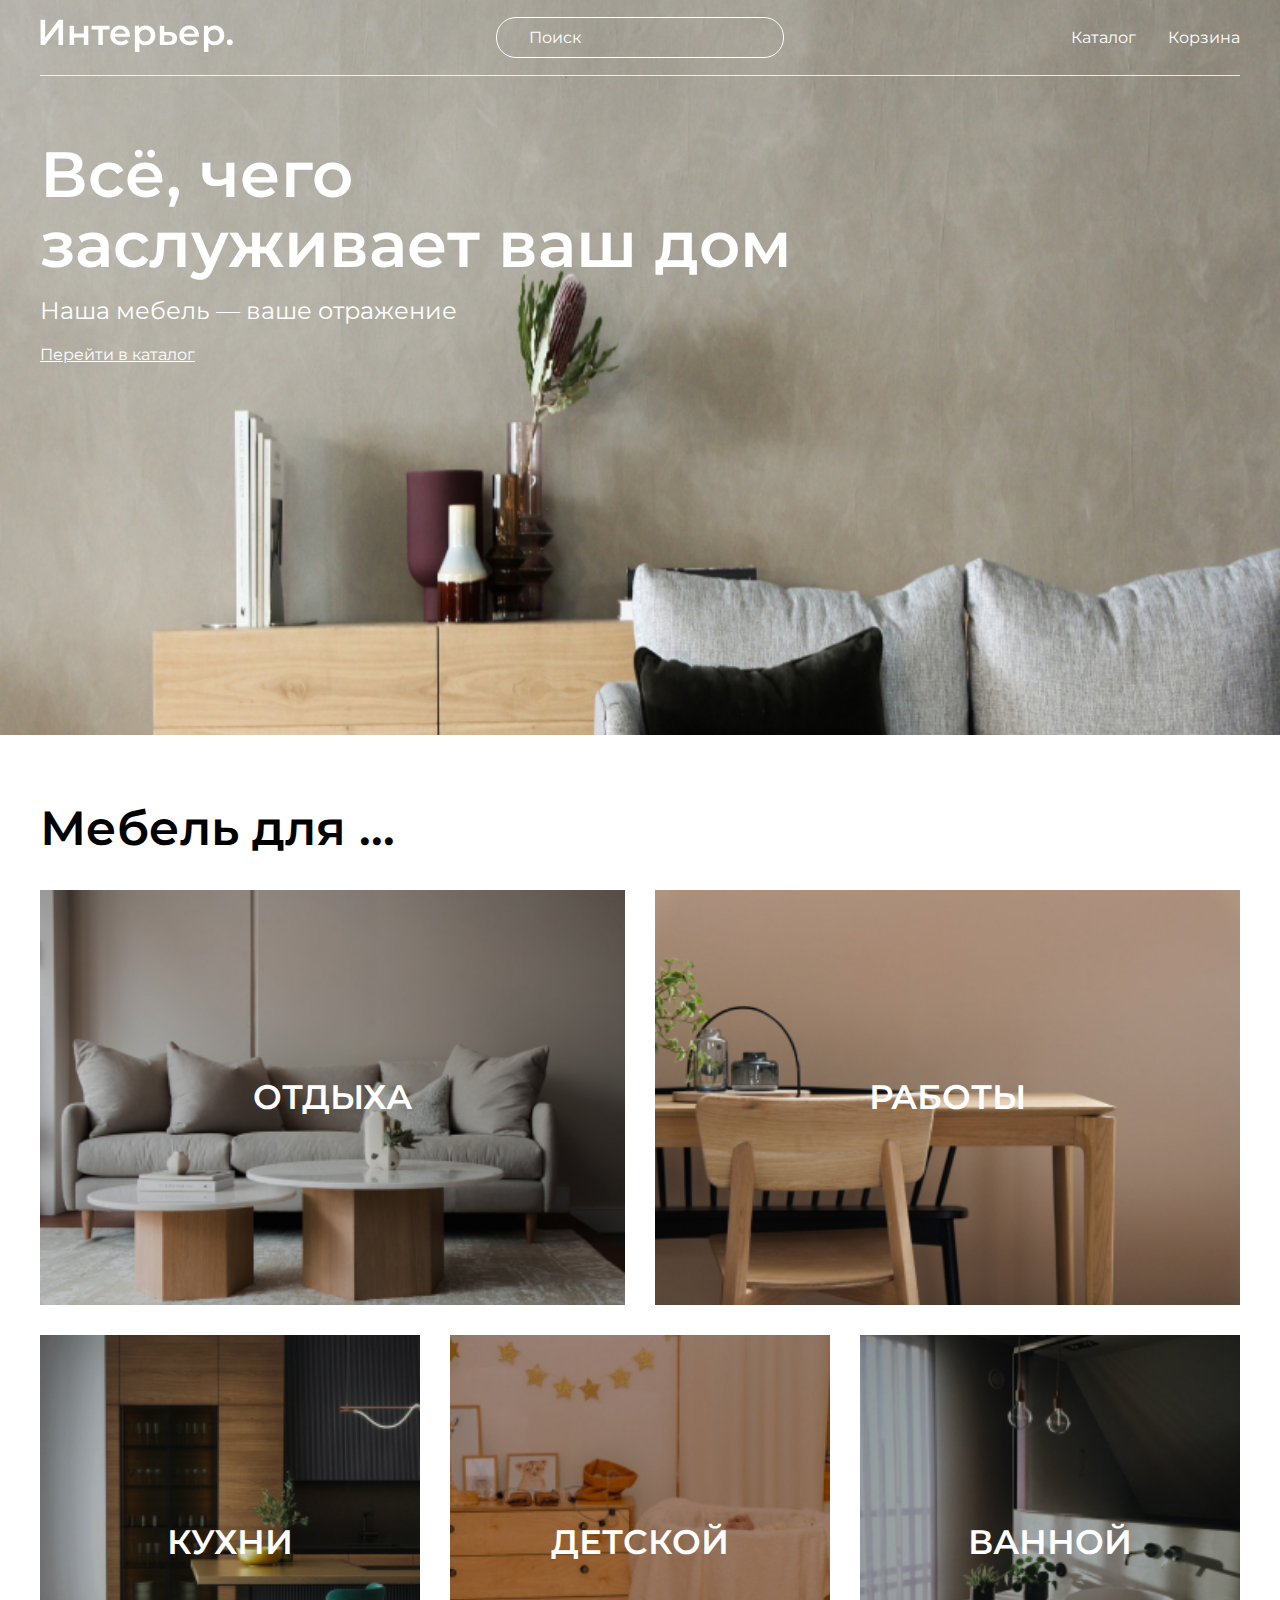
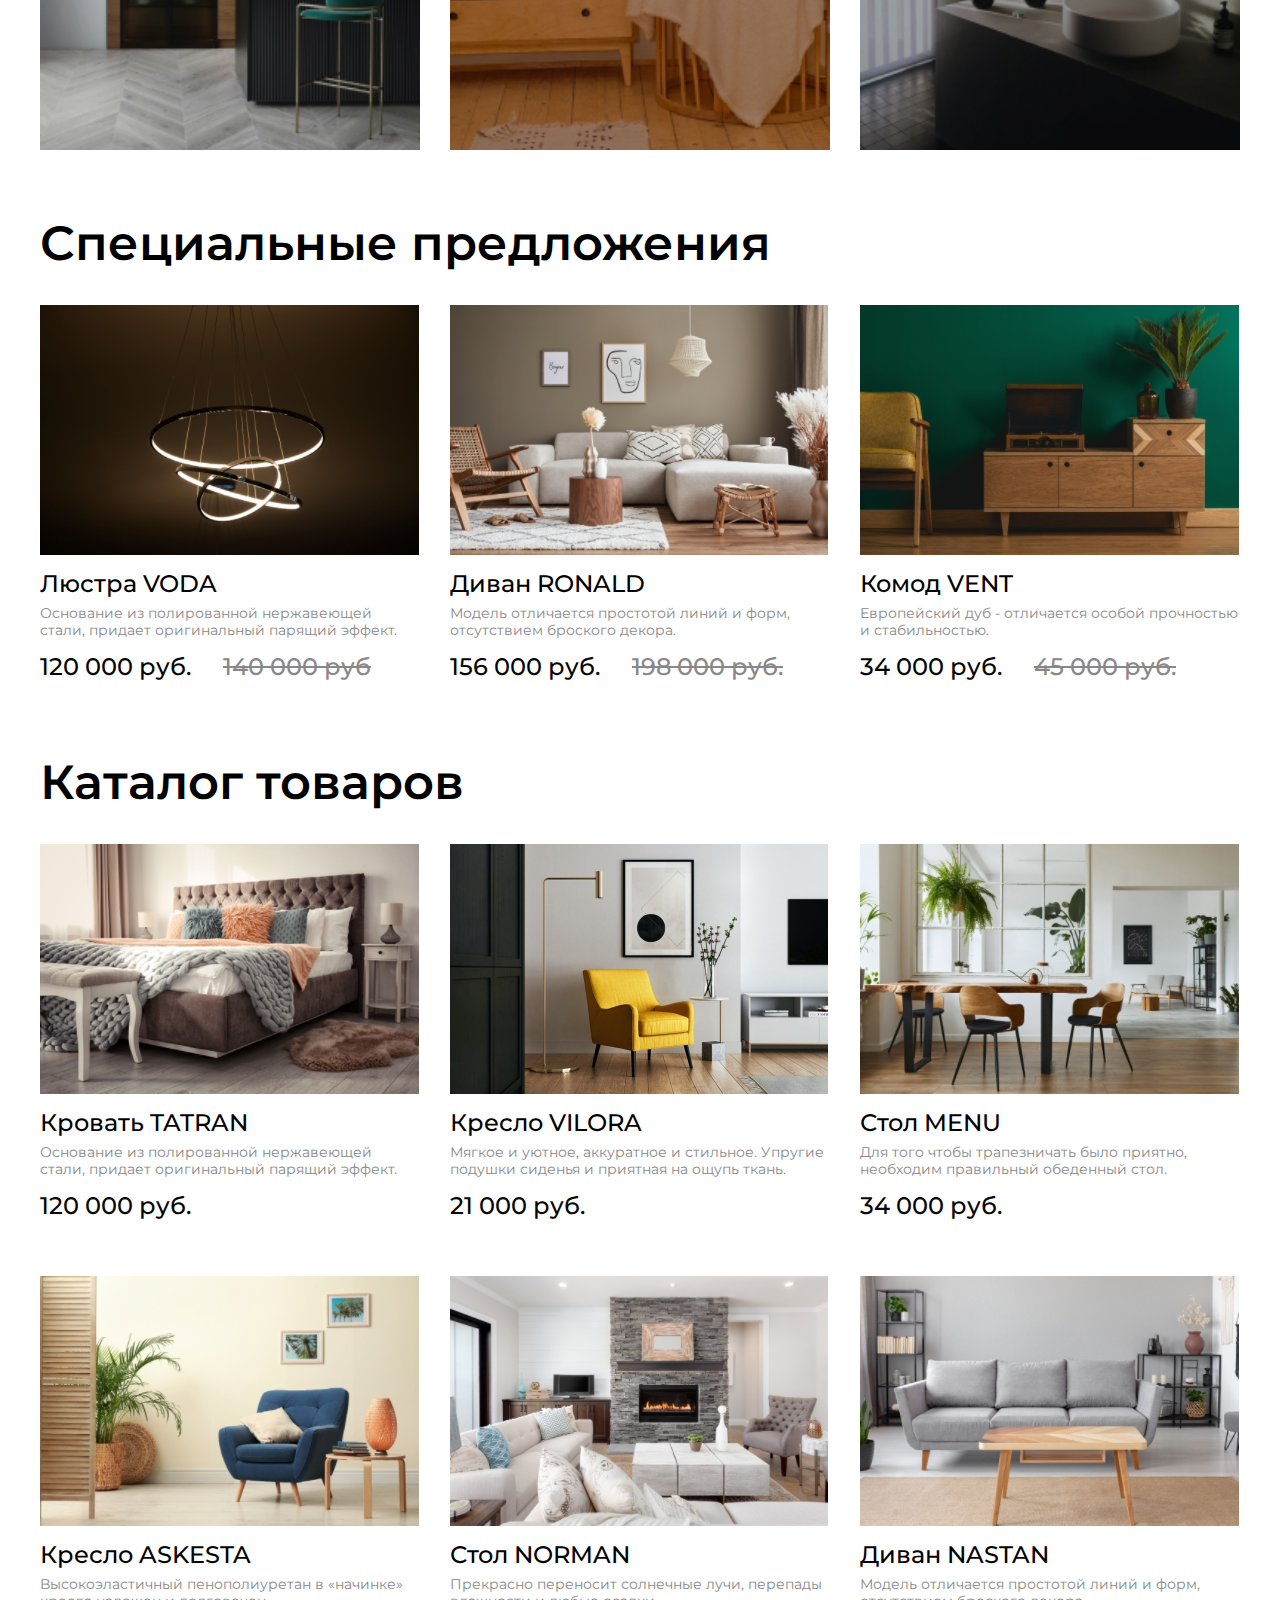
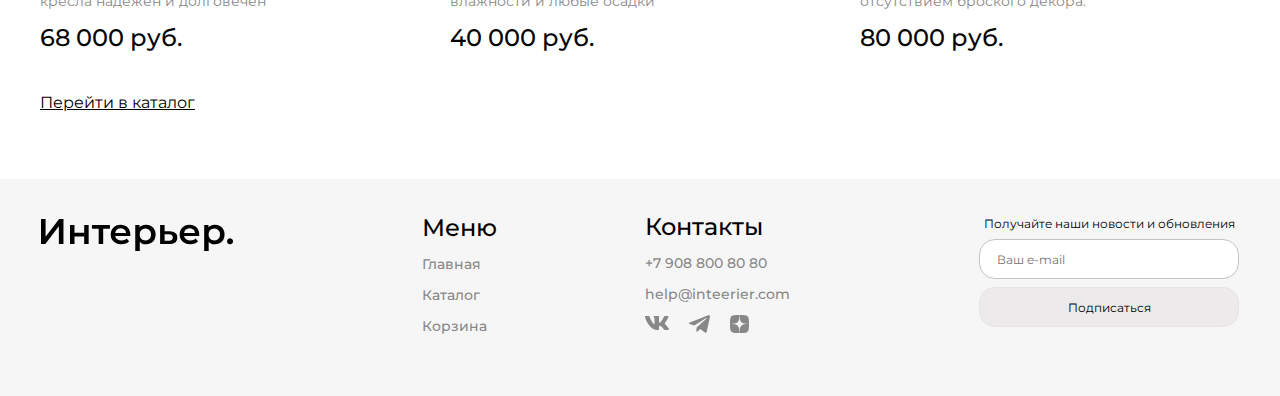
<file: index.html>
<!DOCTYPE html>
<html lang="en">
  <head>
    <meta charset="UTF-8" />
    <meta name="viewport" content="width=device-width, initial-scale=1.0" />
    <title>Главная страница</title>
    <link rel="preconnect" href="https://fonts.googleapis.com" />
    <link rel="preconnect" href=" https://fonts.gstatic.com" crossorigin />
    <link
      href="https://fonts.googleapis.com/css2?family=Montserrat:wght@400;500;600&display=swap"
      rel="stylesheet"
    />
    <link rel="stylesheet" href="style.css" />
  </head>

  <body>
    <div class="top center">
      <header class="header">
        <a class="logo" href="index.html">
          <img class="logo__img" src="img/logo.svg" alt="logo"></a>
        <input placeholder="Поиск" class="header__input" type="text">
        <nav>
          <ul class="top__list">
            <li><a class="header__list header__list_gap" href="catalog.html">Каталог</a></li>
            <li>
              <a class="header__list header__list_disp" href="#"
                >Корзина
                <div class="cart-top">
                   <div class="cart-top__item">
                    <div class="cart-top__left">
                      <img class="cart-top__img" src="img/cart1.jpg" alt="cartimage">
                      <div class="cart-top__info">
                        <h4 class="cart-top__name">Стол MENU</h4>
                        <p class="cart-top__price">34 000 руб.</p>
                        <div class="cart-top__link-box">
                          <a class="cart-top__link" href="#">Избранные</a>
                          <a class="cart-top__link" href="#">Удалить</a>
                        </div>
                      </div>
                    </div>
                    <input class="cart-top__input" type="number" value="1" min="1" />
                  </div>
                  <div>
                    <p class="cart-top__line"></p>
                  </div>      
                  <div class="cart-top__item">
                    <div class="cart-top__left">
                      <img class="cart-top__img" src="img/cart2.jpg" alt="cartimage" />
                      <div class="cart-top__info">
                        <h4 class="cart-top__name">Диван NASTAN</h4>
                         <p class="cart-top__price">80 000 руб.</p>
                        <div class="cart-top__link-box">
                          <a class="cart-top__link" href="#">Избранные</a>
                          <a class="cart-top__link" href="#">Удалить</a>
                        </div>
                      </div>
                    </div>
                    <input class="cart-top__input" type="number" value="1" min="1" />
                  </div>
                  <div class="cart-top__block center">
                    <p class="cart-top__total">Итого: <b>114 000 руб.</b></p>
                    <button class="cart-top__button">Оформить заказ</button>
                  </div>
                </div>
              
            </a>
            </li>
            <li><a class="header__list_mob" href="cart.html">Корзина</a></li>
          </ul>
        </nav>
        <div class="menu-mob">
          <a href="#"
            ><svg
              width="15.387207"
              height="15.387329"
              viewBox="0 0 15.3872 15.3873"
              fill="none"
              xmlns="http://www.w3.org/2000/svg"
              xmlns:xlink="http://www.w3.org/1999/xlink"
            >
              <desc>Created with Pixso.</desc>
              <defs />
              <path
                id="Vector"
                d="M11.17 10.18C12.16 8.9 13.32 7.79 13.17 6.18C13.02 4.58 12.38 3.26 11.17 2.19C9.97 1.13 7.79 0.15 6.18 0.2C4.57 0.25 3.33 1.05 2.19 2.19C1.05 3.33 0.25 4.57 0.2 6.18C0.15 7.8 1.13 9.96 2.19 11.17C3.26 12.38 4.58 13.02 6.18 13.17C7.79 13.32 8.9 12.16 10.18 11.17L14.17 15.16C14.27 15.16 15.07 15.2 15.16 15.16C15.2 15.07 15.16 14.27 15.16 14.17L11.17 10.18ZM10.18 3.19C10.62 3.63 10.93 4.61 11.17 5.19C11.42 5.76 11.17 5.56 11.17 6.18C11.18 6.81 11.41 7.6 11.17 8.18C10.93 8.76 10.62 9.73 10.18 10.18C9.73 10.62 8.76 10.93 8.18 11.17C7.6 11.41 6.81 11.18 6.18 11.17C5.56 11.17 5.76 11.42 5.19 11.17C4.61 10.93 3.63 10.62 3.19 10.18C2.31 9.28 2.19 7.44 2.19 6.18C2.2 4.93 2.3 4.08 3.19 3.19C4.08 2.3 4.93 2.2 6.18 2.19C7.44 2.19 9.28 2.31 10.18 3.19Z"
                fill="#FFFFFF"
                fill-opacity="1.000000"
                fill-rule="evenodd"
              />
              <path
                id="Vector"
                d="M13.38 6.45Q13.38 6.31 13.37 6.17Q13.25 4.91 12.75 3.9Q12.71 3.83 12.68 3.77Q12.18 2.81 11.31 2.04Q10.84 1.63 10.21 1.25Q9.59 0.88 8.91 0.59Q8.19 0.3 7.52 0.14Q6.79 -0.02 6.18 0Q5.76 0.01 5.35 0.09Q4.61 0.24 3.92 0.61Q3 1.1 2.05 2.05Q1.1 3 0.61 3.92Q0.25 4.59 0.1 5.31Q0.01 5.74 0 6.18Q-0.02 6.79 0.14 7.52Q0.3 8.19 0.59 8.91Q0.88 9.59 1.25 10.21Q1.63 10.84 2.04 11.31Q2.82 12.18 3.78 12.69Q3.84 12.72 3.9 12.75Q4.91 13.25 6.17 13.37Q6.31 13.38 6.45 13.38Q7.28 13.38 8.11 12.94Q8.5 12.74 8.95 12.4Q9.22 12.2 9.75 11.77Q9.99 11.57 10.16 11.44L14.08 15.36L14.17 15.36Q14.19 15.36 14.32 15.37Q14.65 15.38 14.82 15.38Q15.15 15.39 15.24 15.35L15.32 15.32L15.35 15.24Q15.39 15.15 15.38 14.82Q15.38 14.65 15.37 14.32Q15.36 14.19 15.36 14.17L15.36 14.08L11.44 10.16Q11.57 9.99 11.78 9.74Q12.21 9.21 12.41 8.94Q12.74 8.49 12.94 8.11Q13.38 7.28 13.38 6.45ZM11.17 10.18C11.32 9.98 11.47 9.8 11.62 9.61C12.48 8.56 13.3 7.55 13.17 6.18C13.02 4.58 12.38 3.26 11.17 2.19C9.97 1.13 7.79 0.15 6.18 0.2C4.57 0.25 3.33 1.05 2.19 2.19C1.05 3.33 0.25 4.57 0.2 6.18C0.15 7.8 1.13 9.96 2.19 11.17C3.26 12.38 4.58 13.02 6.18 13.17C7.55 13.3 8.56 12.48 9.62 11.62C9.8 11.47 9.99 11.32 10.18 11.17L14.17 15.16C14.19 15.16 14.25 15.17 14.32 15.17L14.33 15.17C14.59 15.18 15.09 15.2 15.16 15.16C15.2 15.09 15.18 14.59 15.17 14.33C15.17 14.25 15.16 14.19 15.16 14.17L11.17 10.18ZM10.18 3.19C10.62 3.63 10.93 4.61 11.17 5.19C11.32 5.52 11.29 5.59 11.25 5.72C11.21 5.81 11.17 5.92 11.17 6.18C11.17 6.39 11.2 6.61 11.23 6.83C11.28 7.3 11.33 7.79 11.17 8.18C10.93 8.76 10.62 9.73 10.18 10.18C9.73 10.62 8.76 10.93 8.18 11.17C7.79 11.34 7.3 11.28 6.83 11.23C6.61 11.2 6.39 11.17 6.18 11.17C5.92 11.17 5.81 11.21 5.72 11.25C5.59 11.29 5.52 11.32 5.19 11.17C4.61 10.93 3.63 10.62 3.19 10.18C2.31 9.28 2.19 7.44 2.19 6.18C2.2 4.93 2.3 4.08 3.19 3.19C4.08 2.3 4.93 2.2 6.18 2.19C7.44 2.19 9.28 2.31 10.18 3.19ZM10.83 4.86Q10.94 5.14 10.99 5.26Q11.07 5.47 11.08 5.55Q11.08 5.58 11.06 5.65Q11.02 5.76 11 5.85Q10.97 5.99 10.97 6.18Q10.97 6.4 11.03 6.85Q11.08 7.32 11.08 7.53Q11.08 7.88 10.99 8.1Q10.94 8.21 10.85 8.46Q10.62 9.06 10.48 9.34Q10.25 9.82 10.03 10.03Q9.82 10.25 9.35 10.48Q9.06 10.62 8.46 10.85Q8.21 10.94 8.1 10.99Q7.88 11.08 7.53 11.08Q7.32 11.08 6.85 11.03Q6.4 10.97 6.18 10.97Q5.99 10.97 5.85 11Q5.76 11.02 5.65 11.06Q5.58 11.08 5.55 11.08Q5.47 11.07 5.26 10.99Q5.14 10.94 4.85 10.83Q4.27 10.6 3.99 10.47Q3.54 10.24 3.33 10.04Q2.38 9.07 2.39 6.18Q2.39 5.67 2.43 5.33Q2.46 4.92 2.55 4.6Q2.64 4.29 2.8 4.02Q2.81 3.99 2.83 3.96Q3.03 3.64 3.33 3.33Q3.64 3.03 3.96 2.83Q3.99 2.82 4.02 2.8Q4.29 2.64 4.6 2.55Q4.92 2.46 5.33 2.43Q5.67 2.39 6.18 2.39Q9.07 2.38 10.04 3.33Q10.24 3.54 10.47 4Q10.6 4.27 10.83 4.86Z"
                fill="#FFFFFF"
                fill-opacity="1.000000"
                fill-rule="evenodd"
              /></svg
          ></a>

          <a href="catalog.html"
            ><svg
              width="20"
              height="21"
              viewBox="0 0 20 21"
              fill="none"
              xmlns="http://www.w3.org/2000/svg"
            >
              <rect
                x="0.800537"
                y="0.900024"
                width="4.57143"
                height="4.57143"
                fill="white"
              />
              <rect
                x="0.800537"
                y="8.21436"
                width="4.57143"
                height="4.57143"
                fill="white"
              />
              <rect
                x="0.800537"
                y="15.5286"
                width="4.57143"
                height="4.57143"
                fill="white"
              />
              <rect
                x="8.11401"
                y="8.21436"
                width="4.57143"
                height="4.57143"
                fill="white"
              />
              <rect
                x="8.11401"
                y="15.5286"
                width="4.57143"
                height="4.57143"
                fill="white"
              />
              <rect
                x="8.11401"
                y="0.900024"
                width="4.57143"
                height="4.57143"
                fill="white"
              />
              <rect
                x="15.4285"
                y="8.21436"
                width="4.57143"
                height="4.57143"
                fill="white"
              />
              <rect
                x="15.4285"
                y="15.5286"
                width="4.57143"
                height="4.57143"
                fill="white"
              />
              <rect
                x="15.4285"
                y="0.900024"
                width="4.57143"
                height="4.57143"
                fill="white"
              /></svg
          ></a>
          <a href="cart.html"
            ><svg
              width="25.000000"
              height="25.000000"
              viewBox="0 0 25 25"
              fill="none"
              xmlns="http://www.w3.org/2000/svg"
              xmlns:xlink="http://www.w3.org/1999/xlink"
            >
              <desc>Created with Pixso.</desc>
              <defs>
                <clipPath id="clip352_137">
                  <rect
                    id="jam:shopping-cart"
                    rx="0.000000"
                    width="24.000000"
                    height="24.000000"
                    transform="matrix(-1 0 0 1 25.5 0.5)"
                    fill="white"
                    fill-opacity="0"
                  />
                </clipPath>
              </defs>
              <rect
                id="jam:shopping-cart"
                rx="0.000000"
                width="24.000000"
                height="24.000000"
                transform="matrix(-1 0 0 1 25.5 0.5)"
                fill="#FFFFFF"
                fill-opacity="0"
              />
              <g clip-path="url(#clip352_137)">
                <path
                  id="Vector"
                  d="M14.97 21C15.53 21 15.57 20.4 15.96 20C16.36 19.6 16.95 19.57 16.95 19C16.95 18.44 16.36 17.41 15.96 17.01C15.57 16.62 15.53 17.01 14.97 17.01C14.41 17.01 13.38 16.62 12.99 17.01C12.59 17.41 12.99 18.44 12.99 19C12.99 19.57 12.59 19.6 12.99 20C13.38 20.4 14.41 21 14.97 21ZM7.03 21C7.59 21 8.62 20.4 9.02 20C9.41 19.6 9.02 19.57 9.02 19C9.02 18.44 9.41 17.41 9.02 17.01C8.62 16.62 7.59 17.01 7.03 17.01C6.48 17.01 6.44 16.62 6.04 17.01C5.65 17.41 5.05 18.44 5.05 19C5.05 19.57 5.65 19.6 6.04 20C6.44 20.4 6.48 21 7.03 21ZM20.92 6.07C21.18 6.06 21.73 6.26 21.91 6.07C22.1 5.88 21.91 5.34 21.91 5.07C21.91 4.81 22.1 4.27 21.91 4.08C21.73 3.89 21.18 4.09 20.92 4.08L19.93 4.08C18.98 4.08 18.15 5.14 17.95 6.07L15.96 12.04C15.76 12.97 15.92 13.03 14.97 13.03L7.03 13.03L5.05 7.06L14.97 7.06C15.23 7.05 15.78 7.25 15.96 7.06C16.14 6.87 15.96 6.33 15.96 6.07C15.96 5.81 16.14 5.26 15.96 5.07C15.78 4.88 15.23 5.08 14.97 5.07L5.05 5.07C4.74 5.07 4.33 4.94 4.06 5.07C3.78 5.21 3.26 5.82 3.07 6.07C2.88 6.31 3.13 6.76 3.07 7.06C3 7.37 2.99 7.76 3.07 8.06L5.05 14.03C5.16 14.47 4.7 14.75 5.05 15.02C5.4 15.3 6.58 15.02 7.03 15.02L14.97 15.02C15.89 15.02 16.24 14.61 16.95 14.03C17.67 13.45 17.75 12.94 17.95 12.04L19.93 6.07L20.92 6.07Z"
                  fill="#FFFFFF"
                  fill-opacity="1.000000"
                  fill-rule="nonzero"
                />
              </g></svg
          ></a>
        </div>
      </header>
      <section class="top__content">
        <h1 class="title">Всё, чего <br />заслуживает ваш дом</h1>
        <p class="top__text">Наша мебель — ваше отражение</p>
        <a class="link" href="catalog.html">Перейти в каталог</a>
      </section>
    </div>
    </div>
    <main>
      <section class="center">
        <h2 class="heading">Мебель для ...</h2>
        <div class="for">
          <div class="for__item for__item_1 for__item_big">ОТДЫХА</div>
          <div class="for__item for__item_2 for__item_big">РАБОТЫ</div>
          <div class="for__item for__item_3">КУХНИ</div>
          <div class="for__item for__item_4">ДЕТСКОЙ</div>
          <div class="for__item for__item_5">ВАННОЙ</div>
        </div>
      </section>
      <section class="block center">
        <h2 class="block__title">Специальные предложения</h2>

        <div class="product-content">
          <article class="product">
            <a class="picture" href="index.html"
              ><img class="picture__img" src="img/lamp.jpeg" alt="Люстра"
            /></a>
            <h3 class="product__name">Люстра VODA</h3>
            <p class="product__text">
              Основание из полированной нержавеющей стали, придает оригинальный
              парящий эффект.
            </p>

            <div class="product__box-price">
              <p class="product__sale">120 000 руб.</p>
              <p class="product__price">140 000 руб</p>
            </div>
          </article>

          <article class="product">
            <a class="picture" href="index.html"
              ><img class="picture__img" src="img/sofa.jpeg" alt="диван"
            /></a>
            <h3 class="product__name">Диван RONALD</h3>
            <p class="product__text">
              Модель отличается простотой линий и форм, отсутствием броского
              декора.
            </p>

            <div class="product__box-price">
              <p class="product__sale">156 000 руб.</p>
              <p class="product__price">198 000 руб.</p>
            </div>
          </article>

          <article class="product">
            <a class="picture" href="index.html"
              ><img class="picture__img" src="img/commode.jpeg" alt="комод"
            /></a>
            <h3 class="product__name">Комод VENT</h3>
            <p class="product__text">
              Европейский дуб - отличается особой прочностью и стабильностью.
            </p>

            <div class="product__box-price">
              <p class="product__sale">34 000 руб.</p>
              <p class="product__price">45 000 руб.</p>
            </div>
          </article>
        </div>
      </section>

      <section class="center">
        <h2 class="block__title center">Каталог товаров</h2>
        <div class="block__box">
          <article class="product">
            <a class="picture" href="index.html"
              ><img class="picture__img" src="img/bed.jpeg" alt="кровать"
            /></a>
            <h3 class="product__name">Кровать TATRAN</h3>
            <p class="product__text">
              Основание из полированной нержавеющей стали, придает оригинальный
              парящий эффект.
            </p>
            <p class="product__sale">120 000 руб.</p>
          </article>

          <article class="product">
            <a class="picture" href="index.html"
              ><img class="picture__img" src="img/chair.jpg" alt="кресло"
            /></a>
            <h3 class="product__name">Кресло VILORA</h3>
            <p class="product__text">
              Мягкое и уютное, аккуратное и стильное. Упругие подушки сиденья и
              приятная на ощупь ткань.
            </p>
            <p class="product__sale">21 000 руб.</p>
          </article>

          <article class="product">
            <a class="picture" href="index.html"
              ><img class="picture__img" src="img/table.jpeg" alt="стол"
            /></a>
            <h3 class="product__name">Стол MENU</h3>
            <p class="product__text">
              Для того чтобы трапезничать было приятно, необходим правильный
              обеденный стол.
            </p>
            <p class="product__sale">34 000 руб.</p>
          </article>

          <article class="product">
            <a class="picture" href="index.html"
              ><img class="picture__img" src="img/askesta.jpeg" alt="Кресло"
            /></a>
            <h3 class="product__name">Кресло ASKESTA</h3>
            <p class="product__text">
              Высокоэластичный пенополиуретан в «начинке» кресла надежен и
              долговечен
            </p>
            <p class="product__sale">68 000 руб.</p>
          </article>

          <article class="product">
            <a class="picture" href="index.html"
              ><img class="picture__img" src="img/norman.jpeg" alt="стол"
            /></a>
            <h3 class="product__name">Стол NORMAN</h3>
            <p class="product__text">
              Прекрасно переносит солнечные лучи, перепады влажности и любые
              осадки
            </p>
            <p class="product__sale">40 000 руб.</p>
          </article>

          <article class="product">
            <a class="picture" href="index.html"
              ><img class="picture__img" src="img/nastan.jpeg" alt="диван"
            /></a>
            <h3 class="product__name">Диван NASTAN</h3>
            <p class="product__text">
              Модель отличается простотой линий и форм, отсутствием броского
              декора.
            </p>
            <p class="product__sale">80 000 руб.</p>
          </article>
        </div>
      </section>
      <div class="block-link center">
        <a class="block-link__name" href="catalog.html">Перейти в каталог </a>
      </div>
    </main>

    <footer class="footer center">
      <a class="footer__logo" href="index.html"
        ><img src="img/flogo.svg" alt="logo"
      /></a>
      <div class="footer__menu-block">
        <h4 class="menu">Меню</h4>
        <nav>
          <ul class="footer__menu">
            <li><a class="menu-link" href="index.html">Главная</a></li>
            <li><a class="menu-link" href="catalog.html">Каталог</a></li>
            <li><a class="menu-link" href="cart.html">Корзина</a></li>
          </ul>
        </nav>
      </div>
      <div>
        <h4 class="contacts">Контакты</h4>
        <ul class="footer__contacts">
          <li>
            <a class="contacts-connection" href="telephone"
              >+7 908 800 80 80</a
            >
          </li>
          <li>
            <a class="contacts-connection" href="email">help@inteerier.com</a>
          </li>
        </ul>
        <ul class="flex">
          <li>
            <a class="contacts-link" href="vk.svg"
              ><img src="img/vk.svg" alt="в контакте"
            /></a>
          </li>
          <li>
            <a class="contacts-link" href="telegram.svg"
              ><img src="img/telegram.svg" alt="телеграм"
            /></a>
          </li>
          <li>
            <a class="contacts-link" href="dzen.svg"
              ><img src="img/dzen.svg" alt="дзен"
            /></a>
          </li>
        </ul>
      </div>
      <div>
        <form class="footer__news-block" action="#">
          <div class="footer__news">
            <p class="news">Получайте наши новости и обновления</p>
            <input placeholder="Ваш e-mail" type="email" class="email" />
            <button class="button">Подписаться</button>
          </div>
        </form>
      </div>
    </footer>
  </body>
</html>
</file>
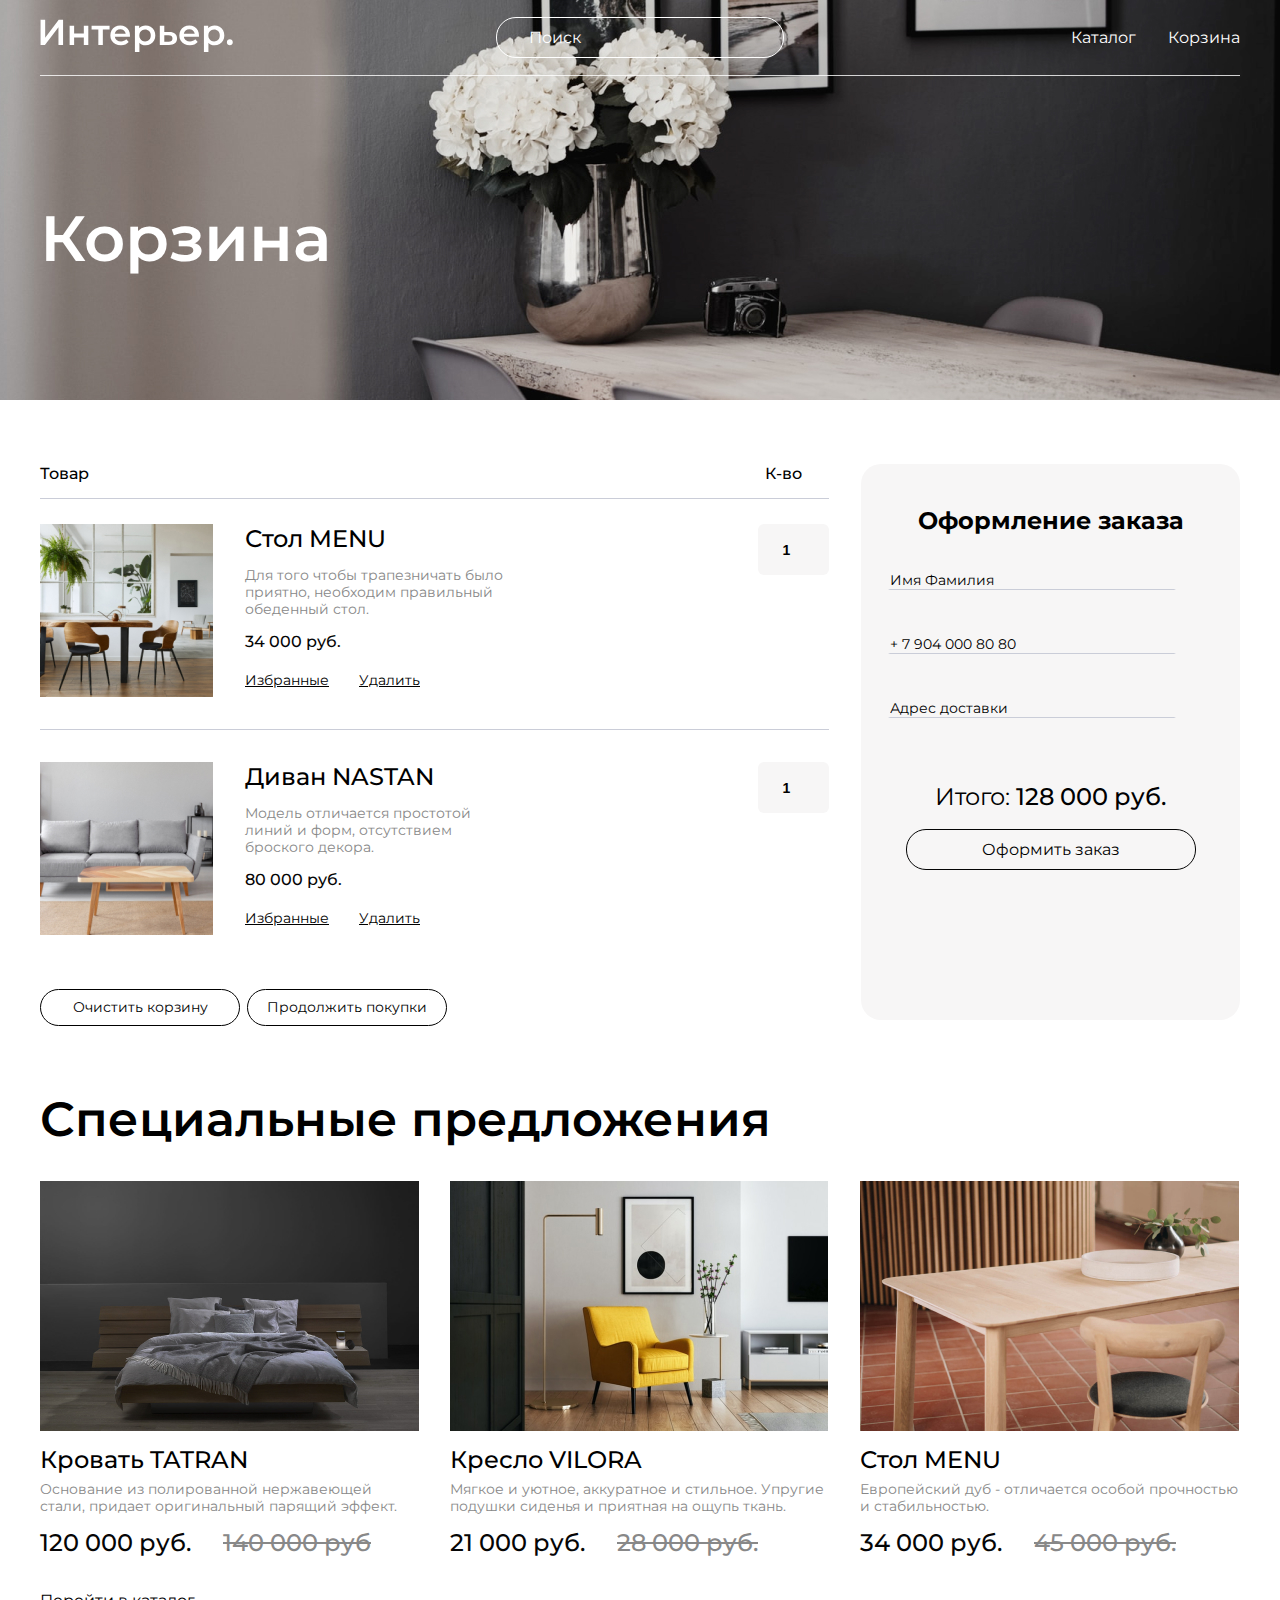
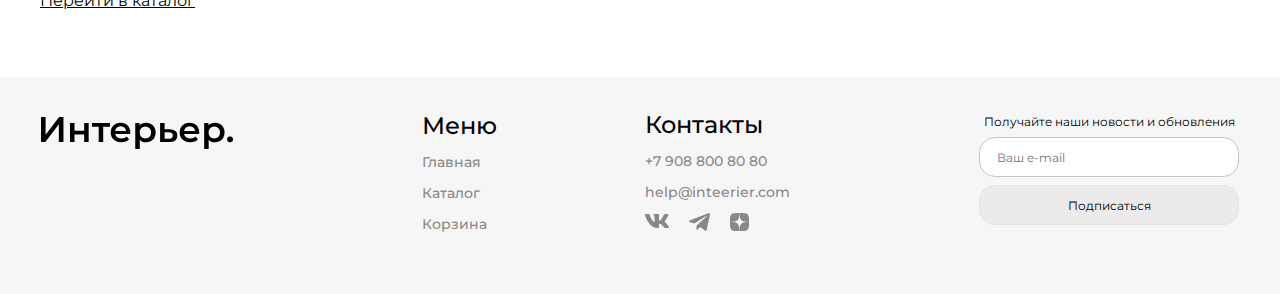
<file: cart.html>
<!DOCTYPE html>
<html lang="en">
  <head>
    <meta charset="UTF-8" />
    <meta name="viewport" content="width=device-width, initial-scale=1.0" />
    <title>Корзина</title>
    <link rel="preconnect" href="https://fonts.googleapis.com" />
    <link rel="preconnect" href=" https://fonts.gstatic.com" crossorigin />
    <link
      href="https://fonts.googleapis.com/css2?family=Montserrat:wght@400;500;600&display=swap"
      rel="stylesheet"
    />
    <link rel="stylesheet" href="style.css" />
  </head>

  <body>
    <div class="top-cart center">
      <header class="header">
        <a class="logo" href="index.html"
          ><img class="logo__img" src="img/logo.svg" alt="logo"
        /></a>
        <input placeholder="Поиск" class="header__input" type="text" />
        <nav>
          <ul class="top__list">
            <li>
              <a class="header__list header__list_gap" href="catalog.html"
                >Каталог</a
              >
            </li>
            <li><a class="header__list" href="basket">Корзина</a></li>
          </ul>
        </nav>
        <div class="menu-mob">
          <a href="#"
            ><svg
              width="15.387207"
              height="15.387329"
              viewBox="0 0 15.3872 15.3873"
              fill="none"
              xmlns="http://www.w3.org/2000/svg"
              xmlns:xlink="http://www.w3.org/1999/xlink"
            >
              <desc>Created with Pixso.</desc>
              <defs />
              <path
                id="Vector"
                d="M11.17 10.18C12.16 8.9 13.32 7.79 13.17 6.18C13.02 4.58 12.38 3.26 11.17 2.19C9.97 1.13 7.79 0.15 6.18 0.2C4.57 0.25 3.33 1.05 2.19 2.19C1.05 3.33 0.25 4.57 0.2 6.18C0.15 7.8 1.13 9.96 2.19 11.17C3.26 12.38 4.58 13.02 6.18 13.17C7.79 13.32 8.9 12.16 10.18 11.17L14.17 15.16C14.27 15.16 15.07 15.2 15.16 15.16C15.2 15.07 15.16 14.27 15.16 14.17L11.17 10.18ZM10.18 3.19C10.62 3.63 10.93 4.61 11.17 5.19C11.42 5.76 11.17 5.56 11.17 6.18C11.18 6.81 11.41 7.6 11.17 8.18C10.93 8.76 10.62 9.73 10.18 10.18C9.73 10.62 8.76 10.93 8.18 11.17C7.6 11.41 6.81 11.18 6.18 11.17C5.56 11.17 5.76 11.42 5.19 11.17C4.61 10.93 3.63 10.62 3.19 10.18C2.31 9.28 2.19 7.44 2.19 6.18C2.2 4.93 2.3 4.08 3.19 3.19C4.08 2.3 4.93 2.2 6.18 2.19C7.44 2.19 9.28 2.31 10.18 3.19Z"
                fill="#FFFFFF"
                fill-opacity="1.000000"
                fill-rule="evenodd"
              />
              <path
                id="Vector"
                d="M13.38 6.45Q13.38 6.31 13.37 6.17Q13.25 4.91 12.75 3.9Q12.71 3.83 12.68 3.77Q12.18 2.81 11.31 2.04Q10.84 1.63 10.21 1.25Q9.59 0.88 8.91 0.59Q8.19 0.3 7.52 0.14Q6.79 -0.02 6.18 0Q5.76 0.01 5.35 0.09Q4.61 0.24 3.92 0.61Q3 1.1 2.05 2.05Q1.1 3 0.61 3.92Q0.25 4.59 0.1 5.31Q0.01 5.74 0 6.18Q-0.02 6.79 0.14 7.52Q0.3 8.19 0.59 8.91Q0.88 9.59 1.25 10.21Q1.63 10.84 2.04 11.31Q2.82 12.18 3.78 12.69Q3.84 12.72 3.9 12.75Q4.91 13.25 6.17 13.37Q6.31 13.38 6.45 13.38Q7.28 13.38 8.11 12.94Q8.5 12.74 8.95 12.4Q9.22 12.2 9.75 11.77Q9.99 11.57 10.16 11.44L14.08 15.36L14.17 15.36Q14.19 15.36 14.32 15.37Q14.65 15.38 14.82 15.38Q15.15 15.39 15.24 15.35L15.32 15.32L15.35 15.24Q15.39 15.15 15.38 14.82Q15.38 14.65 15.37 14.32Q15.36 14.19 15.36 14.17L15.36 14.08L11.44 10.16Q11.57 9.99 11.78 9.74Q12.21 9.21 12.41 8.94Q12.74 8.49 12.94 8.11Q13.38 7.28 13.38 6.45ZM11.17 10.18C11.32 9.98 11.47 9.8 11.62 9.61C12.48 8.56 13.3 7.55 13.17 6.18C13.02 4.58 12.38 3.26 11.17 2.19C9.97 1.13 7.79 0.15 6.18 0.2C4.57 0.25 3.33 1.05 2.19 2.19C1.05 3.33 0.25 4.57 0.2 6.18C0.15 7.8 1.13 9.96 2.19 11.17C3.26 12.38 4.58 13.02 6.18 13.17C7.55 13.3 8.56 12.48 9.62 11.62C9.8 11.47 9.99 11.32 10.18 11.17L14.17 15.16C14.19 15.16 14.25 15.17 14.32 15.17L14.33 15.17C14.59 15.18 15.09 15.2 15.16 15.16C15.2 15.09 15.18 14.59 15.17 14.33C15.17 14.25 15.16 14.19 15.16 14.17L11.17 10.18ZM10.18 3.19C10.62 3.63 10.93 4.61 11.17 5.19C11.32 5.52 11.29 5.59 11.25 5.72C11.21 5.81 11.17 5.92 11.17 6.18C11.17 6.39 11.2 6.61 11.23 6.83C11.28 7.3 11.33 7.79 11.17 8.18C10.93 8.76 10.62 9.73 10.18 10.18C9.73 10.62 8.76 10.93 8.18 11.17C7.79 11.34 7.3 11.28 6.83 11.23C6.61 11.2 6.39 11.17 6.18 11.17C5.92 11.17 5.81 11.21 5.72 11.25C5.59 11.29 5.52 11.32 5.19 11.17C4.61 10.93 3.63 10.62 3.19 10.18C2.31 9.28 2.19 7.44 2.19 6.18C2.2 4.93 2.3 4.08 3.19 3.19C4.08 2.3 4.93 2.2 6.18 2.19C7.44 2.19 9.28 2.31 10.18 3.19ZM10.83 4.86Q10.94 5.14 10.99 5.26Q11.07 5.47 11.08 5.55Q11.08 5.58 11.06 5.65Q11.02 5.76 11 5.85Q10.97 5.99 10.97 6.18Q10.97 6.4 11.03 6.85Q11.08 7.32 11.08 7.53Q11.08 7.88 10.99 8.1Q10.94 8.21 10.85 8.46Q10.62 9.06 10.48 9.34Q10.25 9.82 10.03 10.03Q9.82 10.25 9.35 10.48Q9.06 10.62 8.46 10.85Q8.21 10.94 8.1 10.99Q7.88 11.08 7.53 11.08Q7.32 11.08 6.85 11.03Q6.4 10.97 6.18 10.97Q5.99 10.97 5.85 11Q5.76 11.02 5.65 11.06Q5.58 11.08 5.55 11.08Q5.47 11.07 5.26 10.99Q5.14 10.94 4.85 10.83Q4.27 10.6 3.99 10.47Q3.54 10.24 3.33 10.04Q2.38 9.07 2.39 6.18Q2.39 5.67 2.43 5.33Q2.46 4.92 2.55 4.6Q2.64 4.29 2.8 4.02Q2.81 3.99 2.83 3.96Q3.03 3.64 3.33 3.33Q3.64 3.03 3.96 2.83Q3.99 2.82 4.02 2.8Q4.29 2.64 4.6 2.55Q4.92 2.46 5.33 2.43Q5.67 2.39 6.18 2.39Q9.07 2.38 10.04 3.33Q10.24 3.54 10.47 4Q10.6 4.27 10.83 4.86Z"
                fill="#FFFFFF"
                fill-opacity="1.000000"
                fill-rule="evenodd"
              /></svg
          ></a>
          <a href="catalog.html"
            ><svg
              width="20"
              height="21"
              viewBox="0 0 20 21"
              fill="none"
              xmlns="http://www.w3.org/2000/svg"
            >
              <rect
                x="0.800537"
                y="0.900024"
                width="4.57143"
                height="4.57143"
                fill="white"
              />
              <rect
                x="0.800537"
                y="8.21436"
                width="4.57143"
                height="4.57143"
                fill="white"
              />
              <rect
                x="0.800537"
                y="15.5286"
                width="4.57143"
                height="4.57143"
                fill="white"
              />
              <rect
                x="8.11401"
                y="8.21436"
                width="4.57143"
                height="4.57143"
                fill="white"
              />
              <rect
                x="8.11401"
                y="15.5286"
                width="4.57143"
                height="4.57143"
                fill="white"
              />
              <rect
                x="8.11401"
                y="0.900024"
                width="4.57143"
                height="4.57143"
                fill="white"
              />
              <rect
                x="15.4285"
                y="8.21436"
                width="4.57143"
                height="4.57143"
                fill="white"
              />
              <rect
                x="15.4285"
                y="15.5286"
                width="4.57143"
                height="4.57143"
                fill="white"
              />
              <rect
                x="15.4285"
                y="0.900024"
                width="4.57143"
                height="4.57143"
                fill="white"
              /></svg
          ></a>
          <a href="cart.html"
            ><svg
              width="25.000000"
              height="25.000000"
              viewBox="0 0 25 25"
              fill="none"
              xmlns="http://www.w3.org/2000/svg"
              xmlns:xlink="http://www.w3.org/1999/xlink"
            >
              <desc>Created with Pixso.</desc>
              <defs>
                <clipPath id="clip352_137">
                  <rect
                    id="jam:shopping-cart"
                    rx="0.000000"
                    width="24.000000"
                    height="24.000000"
                    transform="matrix(-1 0 0 1 25.5 0.5)"
                    fill="white"
                    fill-opacity="0"
                  />
                </clipPath>
              </defs>
              <rect
                id="jam:shopping-cart"
                rx="0.000000"
                width="24.000000"
                height="24.000000"
                transform="matrix(-1 0 0 1 25.5 0.5)"
                fill="#FFFFFF"
                fill-opacity="0"
              />
              <g clip-path="url(#clip352_137)">
                <path
                  id="Vector"
                  d="M14.97 21C15.53 21 15.57 20.4 15.96 20C16.36 19.6 16.95 19.57 16.95 19C16.95 18.44 16.36 17.41 15.96 17.01C15.57 16.62 15.53 17.01 14.97 17.01C14.41 17.01 13.38 16.62 12.99 17.01C12.59 17.41 12.99 18.44 12.99 19C12.99 19.57 12.59 19.6 12.99 20C13.38 20.4 14.41 21 14.97 21ZM7.03 21C7.59 21 8.62 20.4 9.02 20C9.41 19.6 9.02 19.57 9.02 19C9.02 18.44 9.41 17.41 9.02 17.01C8.62 16.62 7.59 17.01 7.03 17.01C6.48 17.01 6.44 16.62 6.04 17.01C5.65 17.41 5.05 18.44 5.05 19C5.05 19.57 5.65 19.6 6.04 20C6.44 20.4 6.48 21 7.03 21ZM20.92 6.07C21.18 6.06 21.73 6.26 21.91 6.07C22.1 5.88 21.91 5.34 21.91 5.07C21.91 4.81 22.1 4.27 21.91 4.08C21.73 3.89 21.18 4.09 20.92 4.08L19.93 4.08C18.98 4.08 18.15 5.14 17.95 6.07L15.96 12.04C15.76 12.97 15.92 13.03 14.97 13.03L7.03 13.03L5.05 7.06L14.97 7.06C15.23 7.05 15.78 7.25 15.96 7.06C16.14 6.87 15.96 6.33 15.96 6.07C15.96 5.81 16.14 5.26 15.96 5.07C15.78 4.88 15.23 5.08 14.97 5.07L5.05 5.07C4.74 5.07 4.33 4.94 4.06 5.07C3.78 5.21 3.26 5.82 3.07 6.07C2.88 6.31 3.13 6.76 3.07 7.06C3 7.37 2.99 7.76 3.07 8.06L5.05 14.03C5.16 14.47 4.7 14.75 5.05 15.02C5.4 15.3 6.58 15.02 7.03 15.02L14.97 15.02C15.89 15.02 16.24 14.61 16.95 14.03C17.67 13.45 17.75 12.94 17.95 12.04L19.93 6.07L20.92 6.07Z"
                  fill="#FFFFFF"
                  fill-opacity="1.000000"
                  fill-rule="nonzero"
                />
              </g></svg
          ></a>
        </div>
      </header>
      <h1 class="cart-heading">Корзина</h1>
    </div>

    <main>
      <div class="cart center">
        <div class="cart__content">
          <div class="cart-box">
            <div class="cart__name-box">
              <p class="cart__name">Товар</p>
              <p class="cart__name">К-во</p>
            </div>
            <div class="cart__item">
              <div class="cart__left">
                <img class="cart__img" src="img/cart1.jpg" alt="cartimage" />
                <div class="cart__info">
                  <h4 class="cart__info-name">Стол MENU</h4>
                  <p class="cart__info-info">
                    Для того чтобы трапезничать было приятно, необходим
                    правильный обеденный стол.
                  </p>
                  <p class="cart__info-price">34 000 руб.</p>
                  <div class="cart__link-box">
                    <a class="cart__link" href="#">Избранные</a>
                    <a class="cart__link" href="#">Удалить</a>
                  </div>
                </div>
              </div>
              <input class="cart__input" type="number" value="1" min="1" />
            </div>

            <div class="cart__item cart__item_pdg">
              <div class="cart__left">
                <img class="cart__img" src="img/cart2.jpg" alt="cartimage" />
                <div class="cart__info">
                  <h4 class="cart__info-name">Диван NASTAN</h4>
                  <p class="cart__info-info cart__info-mob">
                    Модель отличается простотой линий и форм, отсутствием
                    броского декора.
                  </p>
                  <p class="cart__info-price cart__info-mob">80 000 руб.</p>
                  <div class="cart__link-box">
                    <a class="cart__link" href="#">Избранные</a>
                    <a class="cart__link" href="#">Удалить</a>
                  </div>
                </div>
              </div>
              <input class="cart__input" type="number" value="1" min="1" />
            </div>
            <div class="cart__blok center">
              <button class="cart__botton">Очистить корзину</button>
              <form action="index.html">
                <button class="cart__botton">Продолжить покупки</button>
              </form>
            </div>
          </div>
        </div>

        <form class="cart__form">
          <h3 class="cart__form-heading">Оформление заказа</h3>
          <div class="cart__form-info">
            <input
              class="cart__form-data"
              type="text"
              placeholder="Имя Фамилия"
              required
            />
            <input
              class="cart__form-data"
              type="tel"
              placeholder="+ 7 904 000 80 80"
              required
            />
            <input
              class="cart__form-data"
              type="text"
              placeholder="Адрес доставки"
              required
            />
          </div>
          <div class="cart__summary">
            <h2 class="cart__price1">Итого:</h2>
            <h2 class="cart__price2">128 000 руб.</h2>
          </div>

          <button class="cart__btn">Оформить заказ</button>
        </form>
      </div>

      <section class="block-cart center">
        <h2 class="block-cart__title">Специальные предложения</h2>

        <div class="product-content">
          <article class="product">
            <a class="picture" href="index.html"
              ><img
                class="picture__mob"
                src="img/catalog1.jpg"
                alt="Кровать TATRAN"
            /></a>
            <h3 class="product__name">Кровать TATRAN</h3>
            <p class="product__text">
              Основание из полированной нержавеющей стали, придает оригинальный
              парящий эффект.
            </p>
            <div class="product__box-price">
              <p class="product__sale">120 000 руб.</p>
              <p class="product__price">140 000 руб</p>
            </div>
          </article>

          <article class="product">
            <a class="picture" href="index.html"
              ><img
                class="picture__mob"
                src="img/chair.jpg"
                alt="Кресло VILORA"
            /></a>
            <h3 class="product__name">Кресло VILORA</h3>
            <p class="product__text">
              Мягкое и уютное, аккуратное и стильное. Упругие подушки сиденья и
              приятная на ощупь ткань.
            </p>
            <div class="product__box-price">
              <p class="product__sale">21 000 руб.</p>
              <p class="product__price">28 000 руб.</p>
            </div>
          </article>

          <article class="product">
            <a class="picture" href="index.html"
              ><img class="picture__mob" src="img/catalog3.jpg" alt="Стол MENU"
            /></a>
            <h3 class="product__name">Стол MENU</h3>
            <p class="product__text">
              Европейский дуб - отличается особой прочностью и стабильностью.
            </p>
            <div class="product__box-price">
              <p class="product__sale">34 000 руб.</p>
              <p class="product__price">45 000 руб.</p>
            </div>
          </article>
        </div>
      </section>
      <div class="cart-catalog">
        <a class="cart-catalog__link center" href="catalog.html"
          >Перейти в каталог</a
        >
        <a class="cart-catalog__mob center" href="catalog.html">Показать ещё</a>
      </div>
    </main>
    <footer class="footer center">
      <a class="footer__logo" href="index.html"
        ><img src="img/flogo.svg" alt="logo"
      /></a>
      <div class="footer__menu-block">
        <h4 class="menu">Меню</h4>

        <nav>
          <ul class="footer__menu">
            <li><a class="menu-link" href="index.html">Главная</a></li>
            <li><a class="menu-link" href="catalog.html">Каталог</a></li>
            <li><a class="menu-link" href="basket">Корзина</a></li>
          </ul>
        </nav>
      </div>
      <div>
        <h4 class="contacts">Контакты</h4>
        <ul class="footer__contacts">
          <li>
            <a class="contacts-connection" href="telephone">+7 908 800 80 80</a>
          </li>
          <li>
            <a class="contacts-connection" href="email">help@inteerier.com</a>
          </li>
        </ul>
        <ul class="flex">
          <li>
            <a class="contacts-link" href="vk.svg"
              ><img src="img/vk.svg" alt="в контакте"
            /></a>
          </li>
          <li>
            <a class="contacts-link" href="telegram.svg"
              ><img src="img/telegram.svg" alt="телеграм"
            /></a>
          </li>
          <li>
            <a class="contacts-link" href="dzen.svg"
              ><img src="img/dzen.svg" alt="дзен"
            /></a>
          </li>
        </ul>
      </div>
      <div>
        <form action="#">
          <div class="footer__news">
            <p class="news">Получайте наши новости и обновления</p>

            <input placeholder="Ваш e-mail" type="email" class="email" />

            <button class="button">Подписаться</button>
          </div>
        </form>
      </div>
    </footer>
  </body>
</html>
</file>
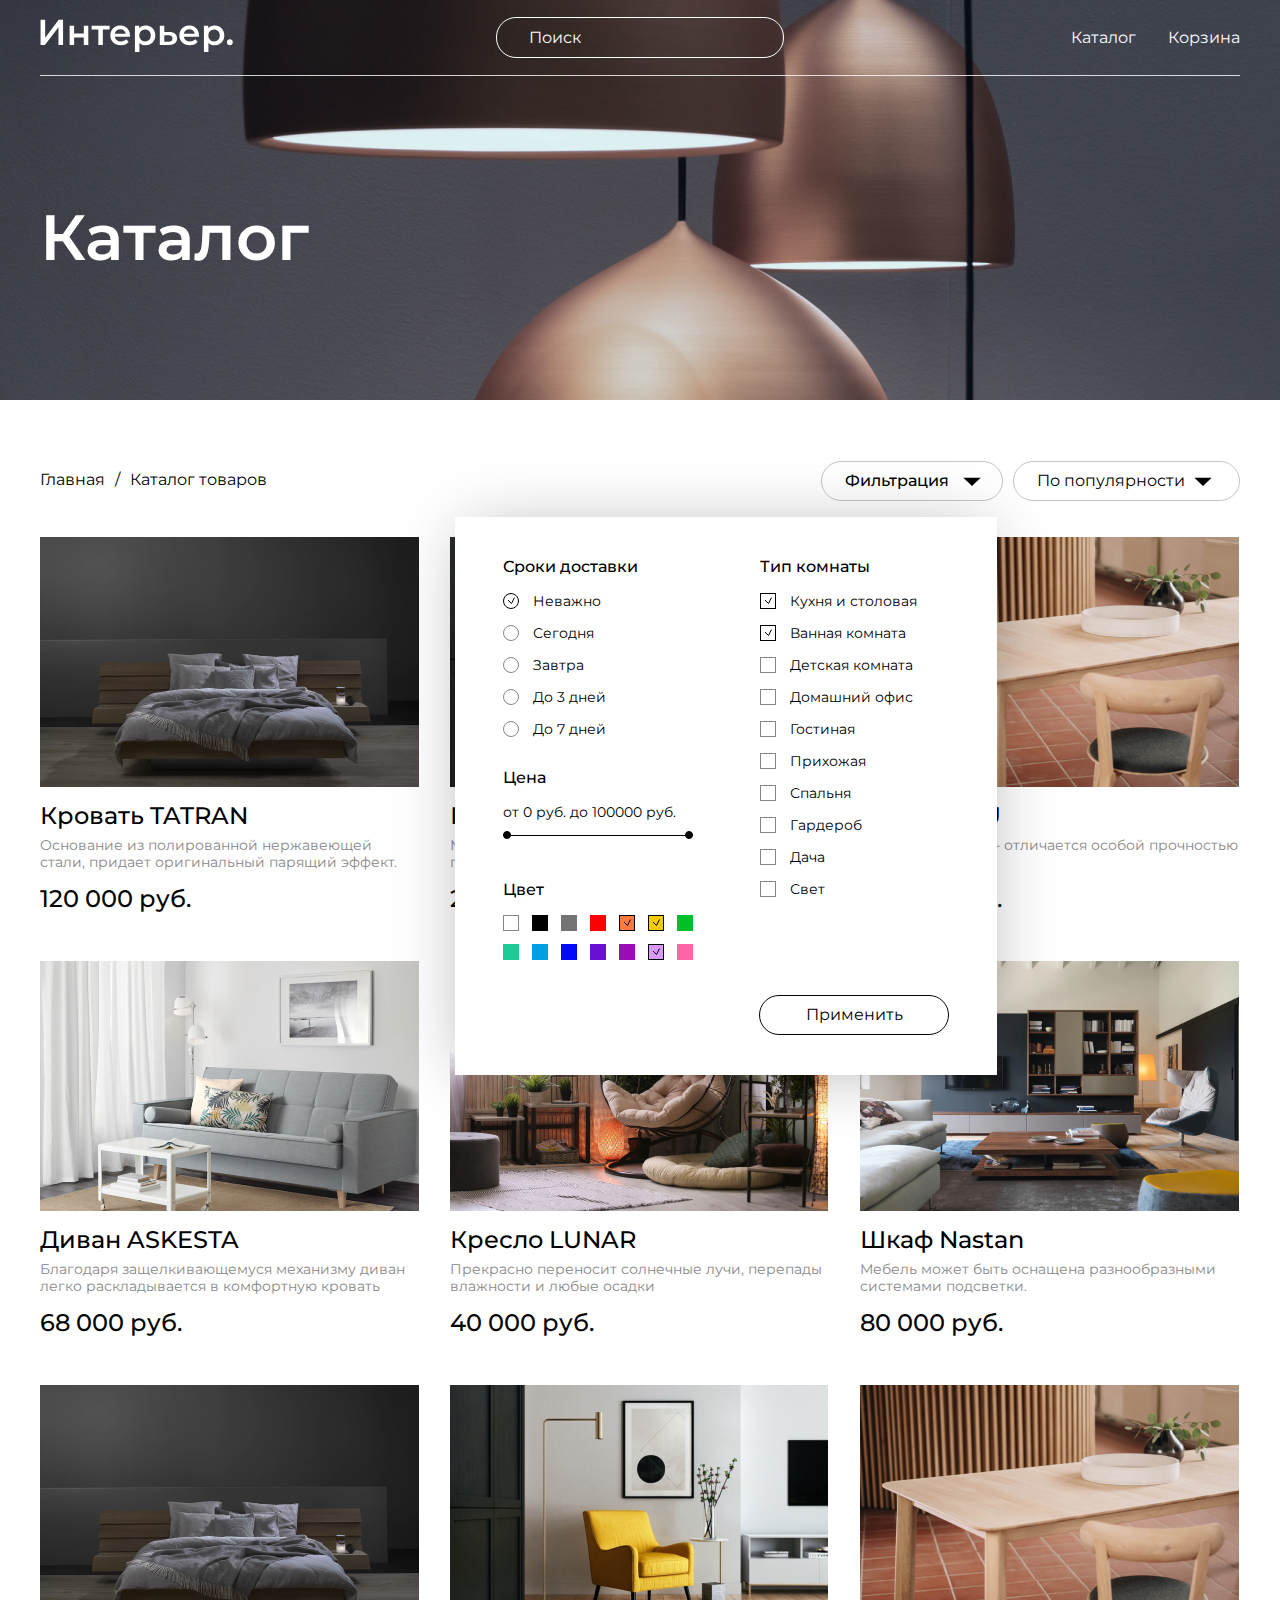
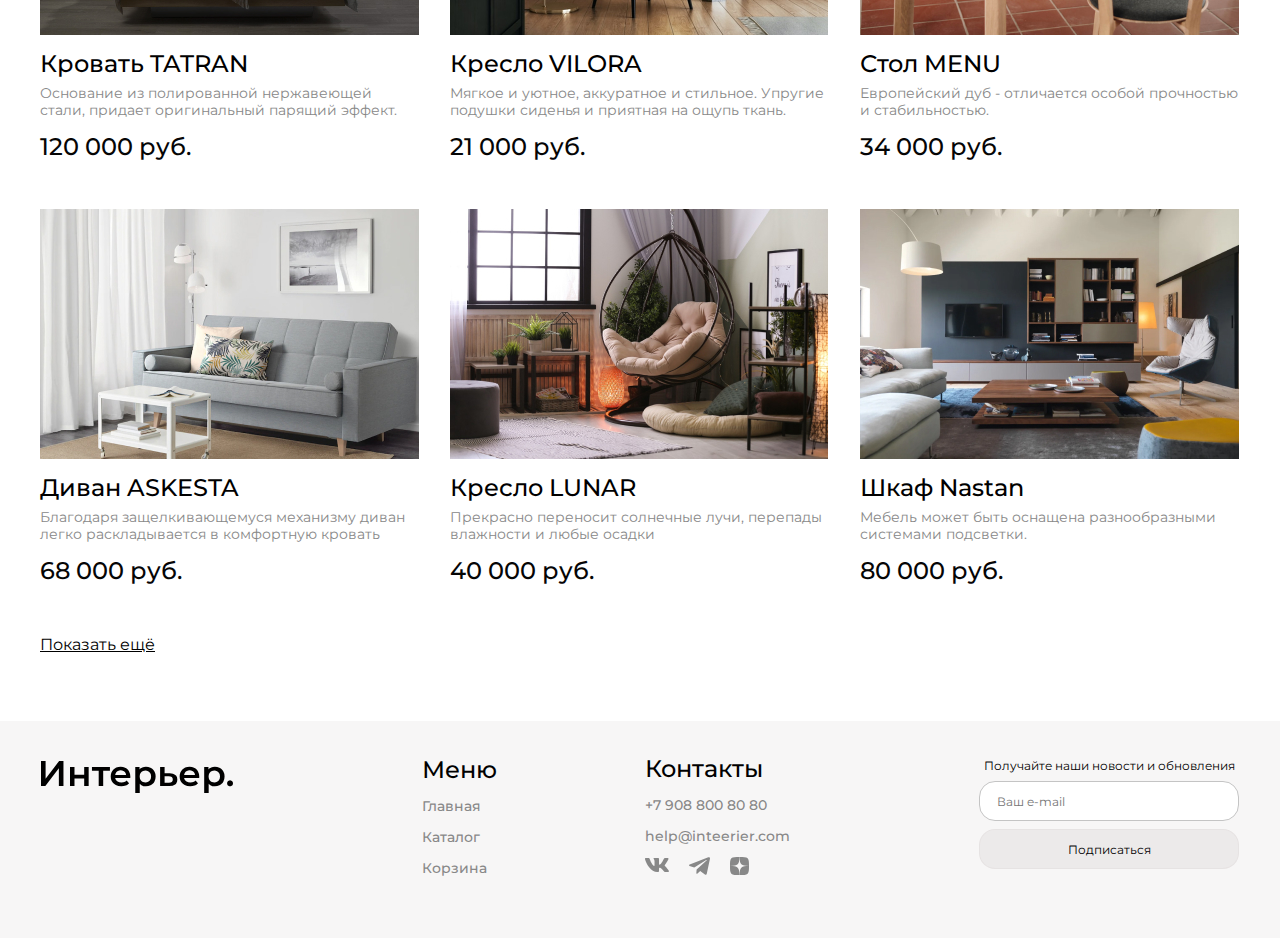
<file: catalog.html>
<!DOCTYPE html>
<html lang="en">

<head>
    <meta charset="UTF-8">
    <meta name="viewport" content="width=device-width, initial-scale=1.0">
    <title>Каталог</title>
    <link rel="preconnect" href="https://fonts.googleapis.com">
    <link rel="preconnect" href="https://fonts.gstatic.com" crossorigin>
    <link href="https://fonts.googleapis.com/css2?family=Montserrat:wght@400;500;600&display=swap" rel="stylesheet">
    <link rel="stylesheet" href="style.css">
</head>

<body>
    <div class="top-catalog center">
        <header class="header">
            <a class="logo" href="index.html">
                <img class="logo__img-top" src="img/logo.svg" alt="logo"></a>
            <input placeholder="Поиск" class="header__input" type="text">
            <nav>
                <ul class="top__list">
                    <li><a class="header__list header__list_gap" href="catalog.html">Каталог</a></li>
                    <li><a class="header__list" href="cart.html">Корзина</a></li>
                </ul>
            </nav>
            <div class="menu-mob">
                <a href="#"><svg width="15.387207" height="15.387329" viewBox="0 0 15.3872 15.3873" fill="none"
                        xmlns="http://www.w3.org/2000/svg" xmlns:xlink="http://www.w3.org/1999/xlink">
                        <desc>
                            Created with Pixso.
                        </desc>
                        <defs />
                        <path id="Vector"
                            d="M11.17 10.18C12.16 8.9 13.32 7.79 13.17 6.18C13.02 4.58 12.38 3.26 11.17 2.19C9.97 1.13 7.79 0.15 6.18 0.2C4.57 0.25 3.33 1.05 2.19 2.19C1.05 3.33 0.25 4.57 0.2 6.18C0.15 7.8 1.13 9.96 2.19 11.17C3.26 12.38 4.58 13.02 6.18 13.17C7.79 13.32 8.9 12.16 10.18 11.17L14.17 15.16C14.27 15.16 15.07 15.2 15.16 15.16C15.2 15.07 15.16 14.27 15.16 14.17L11.17 10.18ZM10.18 3.19C10.62 3.63 10.93 4.61 11.17 5.19C11.42 5.76 11.17 5.56 11.17 6.18C11.18 6.81 11.41 7.6 11.17 8.18C10.93 8.76 10.62 9.73 10.18 10.18C9.73 10.62 8.76 10.93 8.18 11.17C7.6 11.41 6.81 11.18 6.18 11.17C5.56 11.17 5.76 11.42 5.19 11.17C4.61 10.93 3.63 10.62 3.19 10.18C2.31 9.28 2.19 7.44 2.19 6.18C2.2 4.93 2.3 4.08 3.19 3.19C4.08 2.3 4.93 2.2 6.18 2.19C7.44 2.19 9.28 2.31 10.18 3.19Z"
                            fill="#FFFFFF" fill-opacity="1.000000" fill-rule="evenodd" />
                        <path id="Vector" d="M13.38 6.45Q13.38 6.31 13.37 6.17Q13.25 4.91 12.75 3.9Q12.71 3.83 12.68 3.77Q12.18 2.81 11.31 2.04Q10.84 1.63 10.21 1.25Q9.59 0.88 8.91 0.59Q8.19 0.3 7.52 0.14Q6.79 -0.02 6.18 0Q5.76 0.01 5.35 0.09Q4.61 0.24 3.92 0.61Q3 1.1 2.05 2.05Q1.1 3 0.61 3.92Q0.25 4.59 0.1 5.31Q0.01 5.74 0 6.18Q-0.02 6.79 0.14 7.52Q0.3 8.19 0.59 8.91Q0.88 9.59 1.25 10.21Q1.63 10.84 2.04 11.31Q2.82 12.18 3.78 12.69Q3.84 12.72 3.9 12.75Q4.91 13.25 6.17 13.37Q6.31 13.38 6.45 13.38Q7.28 13.38 8.11 12.94Q8.5 12.74 8.95 12.4Q9.22 12.2 9.75 11.77Q9.99 11.57 10.16 11.44L14.08 15.36L14.17 15.36Q14.19 15.36 14.32 15.37Q14.65 15.38 14.82 15.38Q15.15 15.39 15.24 15.35L15.32 15.32L15.35 15.24Q15.39 15.15 15.38 14.82Q15.38 14.65 15.37 14.32Q15.36 14.19 15.36 14.17L15.36 14.08L11.44 10.16Q11.57 9.99 11.78 9.74Q12.21 9.21 12.41 8.94Q12.74 8.49 12.94 8.11Q13.38 7.28 13.38 6.45ZM11.17 10.18C11.32 9.98 11.47 9.8 11.62 9.61C12.48 8.56 13.3 7.55 13.17 6.18C13.02 4.58 12.38 3.26 11.17 2.19C9.97 1.13 7.79 0.15 6.18 0.2C4.57 0.25 3.33 1.05 2.19 2.19C1.05 3.33 0.25 4.57 0.2 6.18C0.15 7.8 1.13 9.96 2.19 11.17C3.26 12.38 4.58 13.02 6.18 13.17C7.55 13.3 8.56 12.48 9.62 11.62C9.8 11.47 9.99 11.32 10.18 11.17L14.17 15.16C14.19 15.16 14.25 15.17 14.32 15.17L14.33 15.17C14.59 15.18 15.09 15.2 15.16 15.16C15.2 15.09 15.18 14.59 15.17 14.33C15.17 14.25 15.16 14.19 15.16 14.17L11.17 10.18ZM10.18 3.19C10.62 3.63 10.93 4.61 11.17 5.19C11.32 5.52 11.29 5.59 11.25 5.72C11.21 5.81 11.17 5.92 11.17 6.18C11.17 6.39 11.2 6.61 11.23 6.83C11.28 7.3 11.33 7.79 11.17 8.18C10.93 8.76 10.62 9.73 10.18 10.18C9.73 10.62 8.76 10.93 8.18 11.17C7.79 11.34 7.3 11.28 6.83 11.23C6.61 11.2 6.39 11.17 6.18 11.17C5.92 11.17 5.81 11.21 5.72 11.25C5.59 11.29 5.52 11.32 5.19 11.17C4.61 10.93 3.63 10.62 3.19 10.18C2.31 9.28 2.19 7.44 2.19 6.18C2.2 4.93 2.3 4.08 3.19 3.19C4.08 2.3 4.93 2.2 6.18 2.19C7.44 2.19 9.28 2.31 10.18 3.19ZM10.83 4.86Q10.94 5.14 10.99 5.26Q11.07 5.47 11.08 5.55Q11.08 5.58 11.06 5.65Q11.02 5.76 11 5.85Q10.97 5.99 10.97 6.18Q10.97 6.4 11.03 6.85Q11.08 7.32 11.08 7.53Q11.08 7.88 10.99 8.1Q10.94 8.21 10.85 8.46Q10.62 9.06 10.48 9.34Q10.25 9.82 10.03 10.03Q9.82 10.25 9.35 10.48Q9.06 10.62 8.46 10.85Q8.21 10.94 8.1 10.99Q7.88 11.08 7.53 11.08Q7.32 11.08 6.85 11.03Q6.4 10.97 6.18 10.97Q5.99 10.97 5.85 11Q5.76 11.02 5.65 11.06Q5.58 11.08 5.55 11.08Q5.47 11.07 5.26 10.99Q5.14 10.94 4.85 10.83Q4.27 10.6 3.99 10.47Q3.54 10.24 3.33 10.04Q2.38 9.07 2.39 6.18Q2.39 5.67 2.43 5.33Q2.46 4.92 2.55 4.6Q2.64 4.29 2.8 4.02Q2.81 3.99 2.83 3.96Q3.03 3.64 3.33 3.33Q3.64 3.03 3.96 2.83Q3.99 2.82 4.02 2.8Q4.29 2.64 4.6 2.55Q4.92 2.46 5.33 2.43Q5.67 2.39 6.18 2.39Q9.07 2.38 10.04 3.33Q10.24 3.54 10.47 4Q10.6 4.27 10.83 4.86Z"
                            fill="#FFFFFF" fill-opacity="1.000000" fill-rule="evenodd" />
                    </svg></a>
                <a href="catalog.html"><svg width="20" height="21" viewBox="0 0 20 21" fill="none"
                        xmlns="http://www.w3.org/2000/svg">
                        <rect x="0.800537" y="0.900024" width="4.57143" height="4.57143" fill="white" />
                        <rect x="0.800537" y="8.21436" width="4.57143" height="4.57143" fill="white" />
                        <rect x="0.800537" y="15.5286" width="4.57143" height="4.57143" fill="white" />
                        <rect x="8.11401" y="8.21436" width="4.57143" height="4.57143" fill="white" />
                        <rect x="8.11401" y="15.5286" width="4.57143" height="4.57143" fill="white" />
                        <rect x="8.11401" y="0.900024" width="4.57143" height="4.57143" fill="white" />
                        <rect x="15.4285" y="8.21436" width="4.57143" height="4.57143" fill="white" />
                        <rect x="15.4285" y="15.5286" width="4.57143" height="4.57143" fill="white" />
                        <rect x="15.4285" y="0.900024" width="4.57143" height="4.57143" fill="white" />
                    </svg></a>
                <a href="cart.html"><svg width="25.000000" height="25.000000" viewBox="0 0 25 25" fill="none"
                        xmlns="http://www.w3.org/2000/svg" xmlns:xlink="http://www.w3.org/1999/xlink">
                        <desc>
                            Created with Pixso.
                        </desc>
                        <defs>
                            <clipPath id="clip352_137">
                                <rect id="jam:shopping-cart" rx="0.000000" width="24.000000" height="24.000000"
                                    transform="matrix(-1 0 0 1 25.5 0.5)" fill="white" fill-opacity="0" />
                            </clipPath>
                        </defs>
                        <rect id="jam:shopping-cart" rx="0.000000" width="24.000000" height="24.000000"
                            transform="matrix(-1 0 0 1 25.5 0.5)" fill="#FFFFFF" fill-opacity="0" />
                        <g clip-path="url(#clip352_137)">
                            <path id="Vector" d="M14.97 21C15.53 21 15.57 20.4 15.96 20C16.36 19.6 16.95 19.57 16.95 19C16.95 18.44 16.36 17.41 15.96 17.01C15.57 16.62 15.53 17.01 14.97 17.01C14.41 17.01 13.38 16.62 12.99 17.01C12.59 17.41 12.99 18.44 12.99 19C12.99 19.57 12.59 19.6 12.99 20C13.38 20.4 14.41 21 14.97 21ZM7.03 21C7.59 21 8.62 20.4 9.02 20C9.41 19.6 9.02 19.57 9.02 19C9.02 18.44 9.41 17.41 9.02 17.01C8.62 16.62 7.59 17.01 7.03 17.01C6.48 17.01 6.44 16.62 6.04 17.01C5.65 17.41 5.05 18.44 5.05 19C5.05 19.57 5.65 19.6 6.04 20C6.44 20.4 6.48 21 7.03 21ZM20.92 6.07C21.18 6.06 21.73 6.26 21.91 6.07C22.1 5.88 21.91 5.34 21.91 5.07C21.91 4.81 22.1 4.27 21.91 4.08C21.73 3.89 21.18 4.09 20.92 4.08L19.93 4.08C18.98 4.08 18.15 5.14 17.95 6.07L15.96 12.04C15.76 12.97 15.92 13.03 14.97 13.03L7.03 13.03L5.05 7.06L14.97 7.06C15.23 7.05 15.78 7.25 15.96 7.06C16.14 6.87 15.96 6.33 15.96 6.07C15.96 5.81 16.14 5.26 15.96 5.07C15.78 4.88 15.23 5.08 14.97 5.07L5.05 5.07C4.74 5.07 4.33 4.94 4.06 5.07C3.78 5.21 3.26 5.82 3.07 6.07C2.88 6.31 3.13 6.76 3.07 7.06C3 7.37 2.99 7.76 3.07 8.06L5.05 14.03C5.16 14.47 4.7 14.75 5.05 15.02C5.4 15.3 6.58 15.02 7.03 15.02L14.97 15.02C15.89 15.02 16.24 14.61 16.95 14.03C17.67 13.45 17.75 12.94 17.95 12.04L19.93 6.07L20.92 6.07Z"
                                fill="#FFFFFF" fill-opacity="1.000000" fill-rule="nonzero" />
                        </g>
                    </svg></a>
            </div>
        </header>
        <h1 class="catalog-title">Каталог</h1>
    </div>

    <main>
        <div class="catalog center">
            <nav class="nav catalog1">
                <a class="nav__index" href="index.html">Главная</a>
                <p class="nav__new">/</p>
                <a class="nav__catalog" href="catalog.html">Каталог товаров</a>
            </nav>
            <div class="catalog__select center">
                <div class="container center">
                    <div class="container-filter">
                        <select name="filtr" id="filtr" class="select-catalog1">
                            <option value="filtr" class="container-filter-filtr">Фильтрация</option>
                        </select>
                        <div>
                            <form class="filtering" action="#" method="get">
                                <div class="filtering__content">
                                    <fieldset class="fieldset">
                                        <legend class="fieldset__legend">Сроки доставки</legend>
                                        <div class="radio">
                                            <input class="radio__input" type="radio" id="any" name="delivery-time"
                                                value="any" checked>
                                            <label class="radio__label" for="any">Неважно </label>
                                        </div>
                                        <div class="radio">
                                            <input class="radio__input" type="radio" id="today" name="delivery-time"
                                                value="today">
                                            <label class="radio__label" for="today"> Сегодня</label>
                                        </div>
                                        <div class="radio">
                                            <input class="radio__input" type="radio" id="tomorrow" name="delivery-time"
                                                value="tomorrow">
                                            <label class="radio__label" for="tomorrow">Завтра </label>
                                        </div>
                                        <div class="radio">
                                            <input class="radio__input" type="radio" id="three-days"
                                                name="delivery-time" value="three-days">
                                            <label class="radio__label" for="three-days">До 3 дней</label>
                                        </div>
                                        <div class="radio">
                                            <input class="radio__input" type="radio" id="seven-days"
                                                name="delivery-time" value="seven-days">
                                            <label class="radio__label" for="seven-days">До 7 дней</label>
                                        </div>
                                    </fieldset>
                                    <fieldset class="fieldset">
                                        <legend class="fieldset__legend">Цена</legend>
                                        <div class="range">
                                            <label class="range__label" for="price-range">от 0 руб.     до 100000
                                                руб.</label>
                                            <div class="range__slider">
                                                <input class="range__input range__input-min" name="range_1" type="range"
                                                    min="1" max="100000" value="1">
                                                <input class="range__input range__input-max" name="range_1" type="range"
                                                    min="1" max="100000" value="100000">
                                            </div>
                                        </div>
                                    </fieldset>
                                    <fieldset class="fieldset">
                                        <legend class="fieldset__legend">Цвет</legend>
                                        <div class="color-options">
                                            <div class="checkbox color-options__checkbox">
                                                <input class="checkbox__input" type="checkbox" id="color-white">
                                                <label class="checkbox__label checkbox__label-white"
                                                    for="color-white"></label>
                                            </div>
                                            <div class="checkbox color-options__checkbox">
                                                <input class="checkbox__input" type="checkbox" id="color-black">
                                                <label class="checkbox__label checkbox__label-black"
                                                    for="color-black"></label>
                                            </div>
                                            <div class="checkbox color-options__checkbox">
                                                <input class="checkbox__input" type="checkbox" id="color-gray">
                                                <label class="checkbox__label checkbox__label-gray"
                                                    for="color-gray"></label>
                                            </div>
                                            <div class="checkbox color-options__checkbox">
                                                <input class="checkbox__input" type="checkbox" id="color-red">
                                                <label class="checkbox__label checkbox__label-red"
                                                    for="color-red"></label>
                                            </div>
                                            <div class="checkbox color-options__checkbox">
                                                <input class="checkbox__input" type="checkbox" id="color-orange"
                                                    checked>
                                                <label class="checkbox__label checkbox__label-orange"
                                                    for="color-orange"></label>
                                            </div>
                                            <div class="checkbox color-options__checkbox">
                                                <input class="checkbox__input" type="checkbox" id="color-yellow"
                                                    checked>
                                                <label class="checkbox__label checkbox__label-yellow"
                                                    for="color-yellow"></label>
                                            </div>
                                            <div class="checkbox color-options__checkbox">
                                                <input class="checkbox__input" type="checkbox" id="color-lightgreen">
                                                <label class="checkbox__label checkbox__label-lightgreen"
                                                    for="color-lightgreen"></label>
                                            </div>
                                            <div class="checkbox color-options__checkbox">
                                                <input class="checkbox__input" type="checkbox" id="color-green">
                                                <label class="checkbox__label checkbox__label-green"
                                                    for="color-green"></label>
                                            </div>
                                            <div class="checkbox color-options__checkbox">
                                                <input class="checkbox__input" type="checkbox" id="color-azure">
                                                <label class="checkbox__label checkbox__label-azure"
                                                    for="color-azure"></label>
                                            </div>
                                            <div class="checkbox color-options__checkbox">
                                                <input class="checkbox__input" type="checkbox" id="color-blue">
                                                <label class="checkbox__label checkbox__label-blue"
                                                    for="color-blue"></label>
                                            </div>
                                            <div class="checkbox color-options__checkbox">
                                                <input class="checkbox__input" type="checkbox" id="color-violet">
                                                <label class="checkbox__label checkbox__label-violet"
                                                    for="color-violet"></label>
                                            </div>
                                            <div class="checkbox color-options__checkbox">
                                                <input class="checkbox__input" type="checkbox" id="color-lilac">
                                                <label class="checkbox__label checkbox__label-lilac"
                                                    for="color-lilac"></label>
                                            </div>
                                            <div class="checkbox color-options__checkbox">
                                                <input class="checkbox__input" type="checkbox" id="color-lavender"
                                                    checked>
                                                <label class="checkbox__label checkbox__label-lavender"
                                                    for="color-lavender"></label>
                                            </div>
                                            <div class="checkbox color-options__checkbox">
                                                <input class="checkbox__input" type="checkbox" id="color-pink">
                                                <label class="checkbox__label checkbox__label-pink"
                                                    for="color-pink"></label>
                                            </div>
                                        </div>
                                    </fieldset>
                                    <div class="type">
                                        <fieldset class="fieldset fieldset-type">
                                            <legend class="fieldset__legend">Тип комнаты</legend>
                                            <div class="checkbox">
                                                <input class="checkbox__input" type="checkbox" id="kitchen-dining"
                                                    name="room-type" value="kitchen-dining" checked>
                                                <label class="checkbox__label" for="kitchen-dining">Кухня и
                                                    столовая</label>
                                            </div>
                                            <div class="checkbox">
                                                <input class="checkbox__input" type="checkbox" id="bathroom"
                                                    name="room-type" value="bathroom" checked>
                                                <label class="checkbox__label" for="bathroom">Ванная комната</label>
                                            </div>
                                            <div class="checkbox">
                                                <input class="checkbox__input" type="checkbox" id="kids-room"
                                                    name="room-type" value="kids-room">
                                                <label class="checkbox__label" for="kids-room">Детская комната</label>
                                            </div>
                                            <div class="checkbox">
                                                <input class="checkbox__input" type="checkbox" id="home-office"
                                                    name="room-type" value="home-office">
                                                <label class="checkbox__label" for="home-office">Домашний офис</label>
                                            </div>
                                            <div class="checkbox">
                                                <input class="checkbox__input" type="checkbox" id="living-room"
                                                    name="room-type" value="living-room">
                                                <label class="checkbox__label" for="living-room">Гостиная</label>
                                            </div>
                                            <div class="checkbox">
                                                <input class="checkbox__input" type="checkbox" id="hallway"
                                                    name="room-type" value="hallway">
                                                <label class="checkbox__label" for="hallway">Прихожая</label>
                                            </div>
                                            <div class="checkbox">
                                                <input class="checkbox__input" type="checkbox" id="bedroom"
                                                    name="room-type" value="bedroom">
                                                <label class="checkbox__label" for="bedroom">Спальня</label>
                                            </div>
                                            <div class="checkbox">
                                                <input class="checkbox__input" type="checkbox" id="wardrobe"
                                                    name="room-type" value="wardrobe">
                                                <label class="checkbox__label" for="wardrobe">Гардероб</label>
                                            </div>
                                            <div class="checkbox">
                                                <input class="checkbox__input" type="checkbox" id="dacha"
                                                    name="room-type" value="dacha">
                                                <label class="checkbox__label" for="dacha">Дача</label>
                                            </div>
                                            <div class="checkbox">
                                                <input class="checkbox__input" type="checkbox" id="shine"
                                                    name="room-type" value="shine">
                                                <label class="checkbox__label" for="shine">Свет</label>
                                            </div>
                                        </fieldset>
                                    </div>
                                </div>

                                <button type="submit" class=" buttons filtering__button">Применить</button>
                                </div>
                            </form>
                    </div>
                </div>
                <select name="popular" id="popular" class="select-catalog2">
                    <option value="popular">По популярности</option>
                </select>
            </div>
        </div>
        <div class="catalog-box center ">
            <article class="product catalog-box__article catalog-box__article_mob">
                <div>
                    <a class="picture"><img class="picture__img" src="img/catalog1.jpg"
                            alt="кровать"></a>
                    <div class="icon-card">
                        <button class="card">
                            <img class="card__bas" src="img/bas.svg" alt="корзина">
                        </button>
                        <button class="card">
                            <img class="card__like" src="img/coolicon.svg" alt="сердце">
                        </button>
                    </div>
                </div>
                <h3 class="product__name">Кровать TATRAN </h3>
                <p class="product__text">Основание из полированной нержавеющей стали, придает оригинальный парящий
                    эффект. </p>
                <p class="product__sale"> 120 000 руб.</p>
            </article>

            <article class="product catalog-box__article  catalog-box__article_mob">
                <div>
                    <a class="picture"><img class="picture__img" src="img/chair.jpg" alt="кресло"></a>
                    <div class="icon-card">
                        <button class="card">
                            <img class="card__bas" src="img/bas.svg" alt="корзина">
                        </button>
                        <button class="card">
                            <img class="card__like" src="img/coolicon.svg" alt="сердце">
                        </button>
                    </div>
                </div>
                <h3 class="product__name">Кресло VILORA</h3>
                <p class="product__text">Мягкое и уютное, аккуратное и стильное. Упругие подушки сиденья и приятная на
                    ощупь ткань. </p>
                <p class="product__sale">21 000 руб. </p>
            </article>

            <article class="product catalog-box__article catalog-box__article_mob">
                <div>
                    <a class="picture"><img class="picture__img" src="img/catalog3.jpg" alt="стол"></a>
                    <div class="icon-card">
                        <button class="card">
                            <img class="card__bas" src="img/bas.svg" alt="корзина">
                        </button>
                        <button class="card">
                            <img class="card__like" src="img/coolicon.svg" alt="сердце">
                        </button>
                    </div>
                </div>
                <h3 class="product__name">Стол MENU </h3>
                <p class="product__text">Европейский дуб - отличается особой прочностью и стабильностью. </p>
                <p class="product__sale">34 000 руб. </p>
            </article>

            <article class="product catalog-box__article catalog-box__article_mob">
                <div>
                    <a class="picture"><img class="picture__img" src="img/catalog4.jpg"
                            alt="диван"></a>
                    <div class="icon-card">
                        <button class="card">
                            <img class="card__bas" src="img/bas.svg" alt="корзина">
                        </button>
                        <button class="card">
                            <img class="card__like" src="img/coolicon.svg" alt="сердце">
                        </button>
                    </div>
                </div>
                <h3 class="product__name">Диван ASKESTA</h3>
                <p class="product__text">Благодаря защелкивающемуся механизму диван легко раскладывается в комфортную
                    кровать</p>
                <p class="product__sale">68 000 руб. </p>
            </article>

            <article class="product catalog-box__article catalog-box__article_mob">
                <div>
                    <a class="picture"><img class="picture__img" src="img/catalog5.jpg"
                            alt="кресло"></a>
                    <div class="icon-card">
                        <button class="card">
                            <img class="card__bas" src="img/bas.svg" alt="корзина">
                        </button>
                        <button class="card">
                            <img class="card__like" src="img/coolicon.svg" alt="сердце">
                        </button>
                    </div>
                </div>
                <h3 class="product__name">Кресло LUNAR</h3>
                <p class="product__text"> Прекрасно переносит солнечные лучи, перепады влажности и любые осадки</p>
                <p class="product__sale"> 40 000 руб.</p>
            </article>

            <article class="product catalog-box__article catalog-box__article_mob">
                <div>
                    <a class="picture"><img class="picture__img" src="img/catalog6.jpg" alt="шкаф"></a>
                    <div class="icon-card">
                        <button class="card">
                            <img class="card__bas" src="img/bas.svg" alt="корзина">
                        </button>
                        <button class="card">
                            <img class="card__like" src="img/coolicon.svg" alt="сердце">
                        </button>
                    </div>
                </div>
                <h3 class="product__name"> Шкаф Nastan</h3>
                <p class="product__text">Мебель может быть оснащена разнообразными системами подсветки. </p>
                <p class="product__sale"> 80 000 руб.</p>
            </article>


            <article class="product catalog-box__article catalog-box__article_mob">
                <div>
                    <a class="picture"><img class="picture__img" src="img/catalog1.jpg"
                            alt="кровать"></a>
                    <div class="icon-card">
                        <button class="card">
                            <img class="card__bas" src="img/bas.svg" alt="корзина">
                        </button>
                        <button class="card">
                            <img class="card__like" src="img/coolicon.svg" alt="сердце">
                        </button>
                    </div>
                </div>
                <h3 class="product__name">Кровать TATRAN </h3>
                <p class="product__text">Основание из полированной нержавеющей стали, придает оригинальный парящий
                    эффект. </p>
                <p class="product__sale"> 120 000 руб.</p>
            </article>

            <article class="product catalog-box__article catalog-box__article_mob">
                <div>
                    <a class="picture"><img class="picture__img" src="img/chair.jpg" alt="кресло"></a>
                    <div class="icon-card">
                        <button class="card">
                            <img class="card__bas" src="img/bas.svg" alt="корзина">
                        </button>
                        <button class="card">
                            <img class="card__like" src="img/coolicon.svg" alt="сердце">
                        </button>
                    </div>
                </div>
                <h3 class="product__name">Кресло VILORA</h3>
                <p class="product__text">Мягкое и уютное, аккуратное и стильное. Упругие подушки сиденья и приятная на
                    ощупь ткань. </p>
                <p class="product__sale">21 000 руб. </p>
            </article>

            <article class="product catalog-box__article catalog-box__article_mob">
                <div>
                    <a class="picture"><img class="picture__img" src="img/catalog3.jpg" alt="стол"></a>
                    <div class="icon-card">
                        <button class="card">
                            <img class="card__bas" src="img/bas.svg" alt="корзина">
                        </button>
                        <button class="card">
                            <img class="card__like" src="img/coolicon.svg" alt="сердце">
                        </button>
                    </div>
                </div>
                <h3 class="product__name">Стол MENU </h3>
                <p class="product__text">Европейский дуб - отличается особой прочностью и стабильностью. </p>
                <p class="product__sale">34 000 руб. </p>
            </article>

            <article class="product catalog-box__article catalog-box__article_mob">
                <div>
                    <a class="picture"><img class="picture__img" src="img/catalog4.jpg"
                            alt="диван"></a>
                    <div class="icon-card">
                        <button class="card">
                            <img class="card__bas" src="img/bas.svg" alt="корзина">
                        </button>
                        <button class="card">
                            <img class="card__like" src="img/coolicon.svg" alt="сердце">
                        </button>
                    </div>
                </div>
                <h3 class="product__name">Диван ASKESTA</h3>
                <p class="product__text">Благодаря защелкивающемуся механизму диван легко раскладывается в комфортную
                    кровать</p>
                <p class="product__sale">68 000 руб. </p>
            </article>

            <article class="product catalog-box__article catalog-box__article_mob">
                <div>
                    <a class="picture"><img class="picture__img" src="img/catalog5.jpg"
                            alt="кресло"></a>
                    <div class="icon-card">
                        <button class="card">
                            <img class="card__bas" src="img/bas.svg" alt="корзина">
                        </button>
                        <button class="card">
                            <img class="card__like" src="img/coolicon.svg" alt="сердце">
                        </button>
                    </div>
                </div>
                <h3 class="product__name">Кресло LUNAR</h3>
                <p class="product__text"> Прекрасно переносит солнечные лучи, перепады влажности и любые осадки</p>
                <p class="product__sale"> 40 000 руб.</p>
            </article>

            <article class="product catalog-box__article catalog-box__article_mob">
                <div>
                    <a class="picture"><img class="picture__img" src="img/catalog6.jpg" alt="шкаф"></a>
                    <div class="icon-card">
                        <button class="card">
                            <img class="card__bas" src="img/bas.svg" alt="корзина">
                        </button>
                        <button class="card">
                            <img class="card__like" src="img/coolicon.svg" alt="сердце">
                        </button>
                    </div>
                </div>
                <h3 class="product__name"> Шкаф Nastan</h3>
                <p class="product__text">Мебель может быть оснащена разнообразными системами подсветки. </p>
                <p class="product__sale"> 80 000 руб.</p>
            </article>
        </div>
    </main>
    <div class="more center">
        <a class="more__link" href=""> Показать ещё</a>
    </div>
    <footer class="footer center">

        <a class="footer__logo" href="index.html"><img src="img/flogo.svg" alt="logo"></a>
        <div class="footer__menu-block">
            <h4 class="menu">Меню</h4>

            <nav>
                <ul class="footer__menu">
                    <li><a class="menu-link" href="index.html">Главная</a></li>
                    <li><a class="menu-link" href="catalog.html">Каталог</a></li>
                    <li><a class="menu-link" href="cart.html">Корзина</a></li>
                </ul>
            </nav>
        </div>
        <div>
            <h4 class="contacts">Контакты</h4>
            <ul class="footer__contacts">
                <li> <a class="contacts-connection" href="telephone">+7 908 800 80 80</a></li>
                <li><a class="contacts-connection" href="email">help@inteerier.com</a></li>
            </ul>
            <ul class="flex">
                <li><a class="contacts-link" href="vk.svg"><img src="img/vk.svg" alt="в контакте"></a></li>
                <li><a class="contacts-link" href="telegram.svg"><img src="img/telegram.svg" alt="телеграм"></a></li>
                <li><a class="contacts-link" href="dzen.svg"><img src="img/dzen.svg" alt="дзен"></a></li>
            </ul>
        </div>
        <div>
            <form action="#">
                <div class="footer__news">
                    <p class="news">Получайте наши новости и обновления</p>

                    <input placeholder="Ваш e-mail" type="email" class="email">

                    <button class="button">Подписаться</button>
                </div>
            </form>
        </div>
    </footer>
</body>

</html>
</file>
<file: style.css>
* {
  margin: 0;
  padding: 0;
}

* {
  box-sizing: border-box;
}

body {
  font-family: "Montserrat", sans-serif;
}

a {
  text-decoration: none;
}

.center {
  padding-left: calc(50% - 600px);
  padding-right: calc(50% - 600px);
}

.top {
  height: 735px;
  background-image: url(img/topback.jpg);
  background-repeat: no-repeat;
  background-position: center;
  background-size: cover;
  margin-bottom: 64px;
}

.top-catalog {
  height: 400px;
  background-image: url(img/catalog.jpg);
  background-repeat: no-repeat;
  background-position: center;
  background-size: cover;
}

.catalog-title {
  color: rgb(255, 255, 255);
  font-size: 64px;
  font-weight: 600;
  line-height: 70px;
  letter-spacing: 0%;
  text-align: left;
  padding-top: 126px;
}

.header {
  height: 76px;
  display: flex;
  border-bottom: 0.5px solid rgba(255, 255, 255, 0.8);
  flex-wrap: wrap;
  justify-content: space-between;
  align-items: center;
}

.catalog {
  display: flex;
  justify-content: space-between;
}

.nav {
  margin-top: 64px;
  display: flex;
  flex-direction: row;
  justify-content: flex-start;
  align-items: flex-start;
  gap: 10px;
  padding: 0px;
}

.nav__index {
  color: rgb(0, 0, 0);
  font-size: 16px;
  font-weight: 400;
  line-height: 32px;
  letter-spacing: 0%;
  text-align: left;
}

.nav__catalog {
  color: rgb(0, 0, 0);
  font-size: 16px;
  font-weight: 400;
  line-height: 32px;
  letter-spacing: 0%;
  text-align: left;
  white-space: nowrap;
}

.nav__new {
  color: rgb(0, 0, 0);
  font-size: 16px;
  font-weight: 400;
  line-height: 32px;
  letter-spacing: 0%;
  text-align: left;
}

.catalog__select {
  display: flex;
  flex-direction: row;
  flex-wrap: nowrap;
  margin-top: 61px;
}

.select-catalog2 {
  border-radius: 30px;
  background: rgb(255, 255, 255);
  color: rgb(0, 0, 0);
  font-family: "Montserrat";
  font-size: 16px;
  font-weight: 400;
  line-height: 20px;
  letter-spacing: 0%;
  white-space: nowrap;
  text-align: left;
  padding-left: 23px;
  padding-right: 56px;
  padding-top: 9px;
  padding-bottom: 11px;
  font-family: inherit;
  border: 1px solid rgb(196, 196, 196);
  height: 40px;
  width: 227px;
  align-self: baseline;
  -webkit-appearance: none;
     -moz-appearance: none;
          appearance: none;
  cursor: pointer;
}

.select-catalog2:not([multiple]) {
  padding-right: 0px;
  background-repeat: no-repeat;
  background-position: 87% 52%;
  background-size: 20 11;
  background-image: url(img/poligon.svg);
}

.select-catalog1 {
  border-radius: 30px;
  font-family: "Montserrat";
  background: rgb(255, 255, 255);
  color: rgb(0, 0, 0);
  font-size: 16px;
  font-weight: 500;
  line-height: 20px;
  letter-spacing: 0%;
  text-align: left;
  padding-left: 23px;
  padding-right: 54px;
  padding-top: 9px;
  padding-bottom: 11px;
  font-family: inherit;
  border: 1px solid rgb(196, 196, 196);
  height: 40px;
  width: 182px;
  margin-right: 10px;
  -webkit-appearance: none;
     -moz-appearance: none;
          appearance: none;
  position: relative;
  cursor: pointer;
}

.select-catalog1:not([multiple]) {
  padding-right: 0px;
  background-repeat: no-repeat;
  background-position: 87% 52%;
  background-size: 20 11;
  background-image: url(img/poligon.svg);
}

.order {
  border-radius: 30px;
  background: rgb(255, 255, 255);
  color: rgb(0, 0, 0);
  font-size: 16px;
  font-weight: 500;
  line-height: 20px;
  letter-spacing: 0%;
  text-align: left;
  padding-left: 23px;
  padding-right: 54px;
  padding-top: 9px;
  padding-bottom: 11px;
  font-family: inherit;
  border: 1px solid rgb(196, 196, 196);
  height: 40px;
  width: 182px;
  margin-right: 10px;
  -webkit-appearance: none;
     -moz-appearance: none;
          appearance: none;
  margin-top: 61px;
}

.order:not([multiple]) {
  padding-right: 0px;
  background-repeat: no-repeat;
  background-position: 87% 52%;
  background-size: 20 11;
  background-image: url(img/poligon.svg);
}

.header__input {
  width: 288px;
  height: 41px;
  border: 1px solid #ffffff;
  border-radius: 20px;
  background-color: transparent;
  outline: none;
  color: rgb(255, 255, 255);
  font-size: 16px;
  font-weight: 400;
  line-height: 20px;
  padding-left: 32px;
  padding-right: 32px;
  font-family: inherit;
  margin-left: -24px;
}

.header__input::-moz-placeholder {
  color: #ffffff;
}

.header__input::placeholder {
  color: #ffffff;
}

.top__list {
  list-style: none;
  display: flex;
  position: relative;
}

.contacts-link {
  color: gray;
  transition: all 0.5s;
}

.menu-mob {
  display: none;
}

.title {
  color: rgb(255, 255, 255);
  font-size: 64px;
  font-weight: 600;
  line-height: 70px;
  margin-top: 63px;
  margin-bottom: 16px;
  max-width: 792px;
}

.top__text {
  color: rgb(255, 255, 255);
  font-size: 24px;
  font-weight: 400;
  line-height: 32px;
  letter-spacing: 0%;
  margin-bottom: 16px;
}

.link {
  color: rgb(255, 255, 255);
  font-size: 16px;
  font-weight: 400;
  line-height: 24px;
  letter-spacing: 0%;
  text-decoration-line: underline;
}

.cart-top {
  display: hidden;
  opacity: 0;
  width: 573px;
  position: absolute;
  z-index: 1;
  top: calc(100% + 18px);
  right: 2px;
  display: flex;
  flex-direction: column;
  justify-content: start;
  background-color: #fff;
  padding: 40px 48px;
  transition: opacity 1s ease, visibility 0.4s ease;
}
.cart-top__item {
  display: flex;
  height: 144px;
  margin-bottom: 24px;
}
.cart-top__line {
  margin-bottom: 24px;
  border-bottom: 0.5px solid rgb(202, 205, 216);
}
.cart-top__left {
  display: flex;
}
.cart-top__img {
  height: 144px;
}
.cart-top__info {
  width: 190px;
  display: flex;
  flex-direction: column;
  margin-left: 24px;
}
.cart-top__name {
  font-size: 24px;
  font-weight: 500;
  line-height: 29px;
  letter-spacing: 0px;
  text-align: left;
  padding-bottom: 12px;
  color: rgb(0, 0, 0);
}
.cart-top__price {
  padding-bottom: 54px;
}
.cart-top__link-box {
  display: flex;
}
.cart-top__link {
  padding-right: 24px;
}
.cart-top__block {
  display: flex;
  justify-content: space-between;
}
.cart-top__total {
  color: rgb(0, 0, 0);
  font-size: 24px;
  font-weight: 500;
  line-height: 150%;
  letter-spacing: -3%;
  text-align: left;
  white-space: nowrap;
}
.cart-top__button {
  width: 207px;
  height: 40px;
  border: 1px solid rgb(4, 4, 4);
  border-radius: 20px;
  color: rgb(0, 0, 0);
  font-family: Montserrat;
  font-size: 16px;
  font-weight: 400;
  line-height: 20px;
  letter-spacing: 0px;
  text-align: center;
  background-color: transparent;
}
.cart-top__button:hover {
  background-color: black;
  color: #ffffff;
}
.cart-top__input {
  margin-left: 48px;
}

.header__list_disp:hover + .cart-top {
  visibility: visible;
  opacity: 1;
}

.header__list_disp {
  display: inline-block;
}

.header__list {
  color: rgb(255, 255, 255);
  font-size: 16px;
  font-weight: 400;
  line-height: 20px;
  letter-spacing: 0%;
  position: relative;
}
.header__list_gap {
  margin-right: 32px;
}

.header__list_mob {
  display: none;
}

.heading {
  color: rgb(0, 0, 0);
  font-size: 48px;
  font-weight: 600;
  line-height: 59px;
  letter-spacing: 0%;
  text-align: left;
  padding-bottom: 32px;
}

.catalog-box {
  margin-top: 36px;
  display: flex;
  flex-direction: row;
  gap: 32px;
  flex-wrap: wrap;
}

.catalog-box__article {
  margin-bottom: 16px;
}

.product {
  position: relative;
  width: 378px;
  display: flex;
  flex-direction: column;
}

.icon-card {
  position: absolute;
  top: 10px;
  right: 10px;
  display: none;
  color: transparent;
  gap: 21px;
}

.card {
  background: transparent;
  border: none;
  filter: drop-shadow(5px 5px 10px #878080);
}

.card__bas + .card__like {
  width: 24px;
  height: 24px;
}

.picture:hover + .icon-card {
  display: flex;
}

.for {
  display: grid;
  gap: 30px;
  grid-template-columns: repeat(12, 1fr);
}

.for__item {
  height: 415px;
  grid-column: span 4;
  font-style: normal;
  font-size: 34px;
  font-weight: 600;
  line-height: 41px;
  color: #ffffff;
  display: flex;
  justify-content: center;
  align-items: center;
  background-repeat: no-repeat;
  background-position: center;
  background-size: cover;
}

.for__item_big {
  grid-column: span 6;
}

.for__item_1 {
  background-image: url(img/for-1.jpg);
}

.for__item_2 {
  background-image: url(img/for-2.jpg);
}

.for__item_3 {
  background-image: url(img/for-3.jpg);
}

.for__item_4 {
  background-image: url(img/for-4.jpg);
}

.for__item_5 {
  background-image: url(img/for-5.jpg);
}

.block {
  padding-top: 64px;
  padding-bottom: 72px;
}

.block__box {
  display: flex;
  margin-top: 32px;
  -moz-column-gap: 32px;
       column-gap: 32px;
  row-gap: 56px;
  flex-wrap: wrap;
}

.product__box-price {
  display: flex;
  gap: 32px;
}

.picture {
  width: 100%;
  position: relative;
}

.product-content {
  margin-top: 32px;
  display: flex;
  gap: 32px;
  flex-wrap: wrap;
}

.block__title {
  color: rgb(0, 0, 0);
  font-size: 48px;
  font-weight: 600;
  line-height: 59px;
  letter-spacing: 0%;
  text-align: left;
  margin-bottom: 32px;
}

.product__name {
  color: rgb(0, 0, 0);
  font-size: 24px;
  font-weight: 500;
  line-height: 29px;
  letter-spacing: 0%;
  text-align: left;
  padding-top: 10px;
  padding-bottom: 7px;
}

.product__sale {
  color: rgb(5, 5, 5);
  font-size: 24px;
  font-weight: 500;
  line-height: 29px;
  letter-spacing: 0%;
  text-align: left;
}

.product__price {
  color: rgb(136, 136, 136);
  font-size: 24px;
  font-weight: 500;
  line-height: 29px;
  letter-spacing: 0%;
  text-align: left;
  text-decoration-line: line-through;
}

.product__text {
  color: rgb(136, 136, 136);
  font-size: 14px;
  font-weight: 400;
  line-height: 17px;
  letter-spacing: 0%;
  text-align: left;
  padding-bottom: 13px;
}

.block-link {
  margin-top: 39px;
  margin-bottom: 64px;
}

.block-link__name {
  color: rgb(0, 0, 0);
  font-size: 16px;
  font-weight: 400;
  line-height: 24px;
  letter-spacing: 0%;
  text-align: left;
  text-decoration-line: underline;
}

.block-link__name:hover {
  color: rgb(136, 136, 136);
  text-decoration-line: none;
}

.more__link {
  color: rgb(0, 0, 0);
  font-size: 16px;
  font-weight: 400;
  line-height: 24px;
  letter-spacing: 0%;
  text-align: left;
  text-decoration-line: underline;
}

.more__link:hover {
  color: rgb(136, 136, 136);
  text-decoration-line: none;
}

.more {
  margin-top: 32px;
  margin-bottom: 64px;
}

.footer {
  border: 1px solid rgb(247, 246, 246);
  background: rgb(247, 246, 246);
  display: flex;
  justify-content: space-between;
  padding-top: 32px;
  align-items: center;
}
.footer__menu-block {
  margin-right: -42px;
}

.footer__logo {
  color: rgb(0, 0, 0);
  font-size: 36px;
  font-weight: 600;
  line-height: 44px;
  letter-spacing: 0%;
  text-align: left;
  padding-bottom: 131px;
}

.menu {
  color: rgb(0, 0, 0);
  font-size: 24px;
  font-weight: 500;
  line-height: 29px;
  letter-spacing: 0%;
  text-align: left;
  padding-bottom: 12px;
}

.footer__menu {
  list-style: none;
  display: flex;
  flex-direction: column;
  gap: 12px;
  padding-bottom: 59px;
}

.menu-link {
  color: rgb(136, 136, 136);
  font-size: 14px;
  font-weight: 500;
  line-height: 17px;
  letter-spacing: 0%;
  transition: all 0.5s;
}

.menu-link:hover {
  text-decoration: underline;
}

.contacts {
  color: rgb(0, 0, 0);
  font-size: 24px;
  font-weight: 500;
  line-height: 29px;
  letter-spacing: 0%;
  text-align: left;
  padding-bottom: 12px;
}

.footer__contacts {
  list-style: none;
  display: flex;
  flex-direction: column;
  gap: 12px;
}

.contacts-connection {
  color: rgb(136, 136, 136);
  font-size: 14px;
  font-weight: 500;
  line-height: 17px;
  letter-spacing: 0%;
}

.contacts-connection:hover {
  text-decoration: underline;
}

.flex {
  list-style: none;
  display: flex;
  gap: 20px;
  padding-top: 12px;
  padding-bottom: 58px;
}

.contacts-link:hover {
  filter: brightness(0);
}

.footer__news {
  display: flex;
  align-items: center;
  flex-direction: column;
  gap: 8px;
  padding-bottom: 64px;
}

.news {
  color: rgb(0, 0, 0);
  font-size: 12px;
  font-weight: 400;
  line-height: 15px;
  letter-spacing: 0%;
  text-align: left;
}

.email {
  border: 1px solid rgb(196, 196, 196);
  border-radius: 16px;
  background: rgb(255, 255, 255);
  height: 40px;
  width: 260px;
  color: rgb(63, 57, 57);
  font-family: "Montserrat";
  font-size: 12px;
  font-weight: 400;
  line-height: 15px;
  padding-left: 17px;
}

.email::-moz-placeholder {
  font-family: "Montserrat";
  font-size: 12px;
  font-weight: 400;
  line-height: 15px;
  letter-spacing: 0%;
  text-align: left;
  padding-right: 17px;
  font-family: inherit;
}

.email::placeholder {
  font-family: "Montserrat";
  font-size: 12px;
  font-weight: 400;
  line-height: 15px;
  letter-spacing: 0%;
  text-align: left;
  padding-right: 17px;
  font-family: inherit;
}

.button {
  border-radius: 16px;
  background: rgba(222, 215, 215, 0.41);
  color: rgb(0, 0, 0);
  font-size: 12px;
  font-weight: 400;
  line-height: 15px;
  letter-spacing: 0%;
  padding-left: 80px;
  padding-right: 80px;
  font-family: inherit;
  border: 1px solid rgba(222, 215, 215, 0.41);
  height: 40px;
  width: 260px;
  transition: all 0.5s;
}

.button:hover {
  background-color: black;
  color: #ffffff;
}

.top-cart {
  height: 400px;
  background-image: url(img/topcart.jpg);
  background-size: cover;
  background-position: center;
  background-repeat: no-repeat;
}

.cart-heading {
  color: rgb(255, 255, 255);
  font-size: 64px;
  font-weight: 600;
  line-height: 70px;
  letter-spacing: 0%;
  text-align: left;
  padding-top: 127px;
}

.cart {
  display: grid;
  grid-template-columns: repeat(12, 1fr);
  gap: 32px;
  margin-top: 64px;
}
.cart__name-box {
  display: flex;
  justify-content: space-between;
  padding-bottom: 14px;
}
.cart__name {
  color: rgb(0, 0, 0);
  font-size: 16px;
  font-weight: 500;
  line-height: 20px;
  letter-spacing: 0px;
  text-align: left;
  margin-right: 27px;
}
.cart__item {
  border-top: 0.5px solid rgb(202, 205, 216);
  padding-top: 25px;
  padding-bottom: 32px;
  display: flex;
  justify-content: space-between;
}
.cart__item_pdg {
  padding-top: 32px;
}
.cart__info {
  width: 276px;
  display: flex;
  flex-direction: column;
  gap: 14px;
}
.cart__info-name {
  font-size: 24px;
  font-weight: 500;
  line-height: 29px;
  text-align: left;
  text-underline-position: from-font;
  -webkit-text-decoration-skip-ink: none;
          text-decoration-skip-ink: none;
}
.cart__info-info {
  color: rgb(136, 136, 136);
  font-size: 14px;
  font-weight: 400;
  line-height: 17px;
  letter-spacing: 0%;
  text-align: left;
}
.cart__info-price, .cart-top__price {
  color: rgb(5, 5, 5);
  font-size: 16px;
  font-weight: 500;
  line-height: 20px;
  letter-spacing: 0%;
  text-align: left;
}
.cart__link, .cart-top__link {
  color: rgb(0, 0, 0);
  font-size: 14px;
  font-weight: 400;
  line-height: 210%;
  letter-spacing: 0px;
  text-align: center;
  text-decoration-line: underline;
}
.cart__link-box {
  display: flex;
  gap: 30px;
}
.cart__input, .cart-top__input {
  width: 71px;
  height: 51px;
  left: 837px;
  top: 523px;
  border-radius: 6px;
  background: rgb(247, 246, 246);
  border-color: transparent;
  color: rgb(0, 0, 0);
  font-size: 14px;
  font-weight: 600;
  line-height: 210%;
  letter-spacing: 0px;
  text-align: center;
}
.cart__left {
  display: flex;
  gap: 32px;
}
.cart__form {
  border-radius: 20px;
  background: rgb(247, 246, 246);
  height: 556px;
  grid-column: span 4;
}
.cart__form-heading {
  color: rgb(0, 0, 0);
  font-size: 24px;
  font-weight: 700;
  line-height: 29px;
  letter-spacing: 0px;
  text-align: center;
  padding-top: 42px;
}
.cart__form-info {
  display: flex;
  flex-direction: column;
  gap: 44px;
  padding-top: 35px;
  padding-left: 27px;
  padding-right: 64px;
}
.cart__form-data {
  background: rgb(247, 246, 246);
  border-color: transparent;
  border-bottom: 1px solid rgb(202, 205, 216);
  text-align: left;
  font-family: "Montserrat";
  color: rgb(0, 0, 0);
  font-size: 14px;
  font-weight: 400;
  line-height: 17px;
  letter-spacing: 0px;
  outline: none;
}
.cart__form-data::-moz-placeholder {
  color: rgb(0, 0, 0);
  font-size: 14px;
  font-weight: 400;
  line-height: 17px;
  letter-spacing: 0px;
  font-family: "Montserrat";
}
.cart__form-data::placeholder {
  color: rgb(0, 0, 0);
  font-size: 14px;
  font-weight: 400;
  line-height: 17px;
  letter-spacing: 0px;
  font-family: "Montserrat";
}
.cart__summary {
  display: flex;
  gap: 6px;
  padding-top: 64px;
  padding-bottom: 18px;
  justify-content: center;
}
.cart__price1 {
  color: rgb(0, 0, 0);
  font-size: 24px;
  font-weight: 400;
  line-height: 29px;
  letter-spacing: 0px;
}
.cart__price2 {
  color: rgb(0, 0, 0);
  font-size: 24px;
  font-weight: 500;
  line-height: 29px;
  letter-spacing: 0px;
}
.cart__btn {
  font-family: "Montserrat", sans-serif;
  box-sizing: border-box;
  border: 1px solid rgb(4, 4, 4);
  border-radius: 20px;
  color: rgb(0, 0, 0);
  font-size: 16px;
  font-weight: 400;
  line-height: 20px;
  letter-spacing: 0px;
  text-align: center;
  width: 290px;
  height: 41px;
  margin-left: 45px;
  margin-right: 44px;
  background-color: rgb(247, 246, 246);
  border-radius: 20px;
  transition: all 0.5s;
}
.cart__content {
  grid-column: span 8;
}

.cart__btn:hover {
  background-color: black;
  color: #ffffff;
}

.cart-box {
  display: flex;
  flex-direction: column;
  justify-content: start;
  align-items: stretch;
}

.cart__blok {
  display: flex;
  gap: 7px;
}

.cart__botton {
  width: 200px;
  height: 37px;
  border: 1px solid rgb(0, 0, 0);
  border-radius: 50px;
  color: rgb(2, 2, 2);
  font-size: 14px;
  font-weight: 400;
  line-height: 17px;
  letter-spacing: 0px;
  text-align: center;
  background-color: rgb(255, 255, 255);
  font-family: "Montserrat", sans-serif;
  transition: all 0.5s;
  margin-top: 22px;
}

.cart__botton:hover {
  background-color: black;
  color: #ffffff;
}

.cart-catalog {
  margin-top: 32px;
  margin-bottom: 64px;
}

.cart-catalog__link {
  color: rgb(0, 0, 0);
  font-size: 16px;
  font-weight: 400;
  line-height: 24px;
  letter-spacing: 0%;
  text-align: left;
  text-decoration-line: underline;
}

.cart-catalog__link:hover {
  color: rgb(136, 136, 136);
  text-decoration-line: none;
}

.cart-catalog__mob {
  display: none;
}

.block-cart__title {
  color: rgb(0, 0, 0);
  font-size: 48px;
  font-weight: 600;
  line-height: 59px;
  letter-spacing: 0%;
  text-align: left;
  margin-bottom: 32px;
}

.block-cart {
  padding-top: 64px;
}

@media (max-width: 1024px) {
  .center {
    padding-left: calc(50% - 393px);
    padding-right: calc(50% - 393px);
  }
  .for__item {
    height: 268px;
  }
  .for__item_3, .for__item_4, .for__item_5 {
    height: 265px;
  }
  .header__input {
    margin-left: 0;
  }
  .top__list {
    margin-right: 0;
  }
  .block {
    padding-bottom: 64px;
  }
  .block__box {
    -moz-column-gap: 29px;
         column-gap: 29px;
    row-gap: 39px;
  }
  .product__name {
    padding-top: 10px;
    padding-bottom: 8px;
  }
  .product-content {
    -moz-column-gap: 29px;
         column-gap: 29px;
    row-gap: 39px;
  }
  .product__text {
    padding-bottom: 12px;
  }
  .footer__logo {
    display: none;
  }
  .catalog-box {
    -moz-column-gap: 29px;
         column-gap: 29px;
    row-gap: 24px;
  }
  .cart {
    display: grid;
    grid-template-columns: auto;
  }
  .cart__content {
    grid-column: span 4;
    padding-top: 2px;
  }
  .cart__name-box {
    padding-right: 0px;
  }
  .cart__blok {
    margin-top: -16px;
  }
  .cart__form {
    margin-top: 16px;
    width: 376px;
  }
  .filtering {
    right: -226px;
  }
  .more {
    margin-top: 22px;
  }
}
@media (min-width: 768px) and (max-width: 833px) {
  .center {
    padding-left: 24px;
    padding-right: 24px;
  }
  .product {
    width: 345px;
  }
}
@media (max-width: 767px) {
  .center {
    padding-left: 16px;
    padding-right: 16px;
  }
  .header {
    padding-top: 50px;
    border: none;
  }
  .header__input {
    display: none;
  }
  .logo__img-top {
    width: 99px;
    height: 22px;
  }
  .top {
    margin-bottom: 32px;
  }
  .top__list {
    display: none;
  }
  .top__text {
    font-size: 16px;
    line-height: 32px;
    text-align: center;
  }
  .top__content {
    display: flex;
    flex-direction: column;
    align-items: center;
  }
  .cart-top {
    display: none;
  }
  .menu-mob {
    display: flex;
    align-items: center;
    gap: 32px;
  }
  .logo__img {
    width: 99px;
  }
  .title {
    font-size: 48px;
    line-height: 59px;
    text-align: center;
    margin-top: 42px;
  }
  .link {
    font-size: 14px;
  }
  .heading {
    font-size: 24px;
    line-height: 29px;
  }
  .header__list {
    display: none;
  }
  .header__list_mob {
    color: rgb(255, 255, 255);
    font-size: 16px;
    font-weight: 400;
    line-height: 20px;
    letter-spacing: 0%;
  }
  .for {
    grid-template-columns: repeat(4, 1fr);
    gap: 16px;
  }
  .for__item {
    grid-column: 1/-1;
    height: 374px;
    font-size: 28px;
    line-height: 34px;
  }
  .for__item_big {
    height: 244px;
  }
  .block {
    padding-top: 32px;
    padding-bottom: 36px;
  }
  .block-link {
    margin-top: 36px;
    margin-bottom: 32px;
  }
  .block__title {
    padding-left: 0;
    font-size: 24px;
    line-height: 29px;
  }
  .block__box {
    row-gap: 34px;
  }
  .product-content {
    display: grid;
    grid-template-columns: repeat(4, 1fr);
    gap: 40px;
  }
  .product {
    grid-column: 1/-1;
    width: 100%;
    margin-top: -2px;
  }
  .product__name {
    font-size: 18px;
    line-height: 22px;
    padding-top: 6px;
    padding-bottom: 9px;
  }
  .product__text {
    font-size: 14px;
    line-height: 17px;
    padding-bottom: 8px;
  }
  .product__sale {
    font-size: 18px;
    line-height: 22px;
  }
  .product__price {
    font-size: 18px;
    line-height: 22px;
  }
  .picture__mob {
    -o-object-fit: cover;
       object-fit: cover;
    width: 100%;
    height: 226px;
  }
  .picture__img {
    -o-object-fit: cover;
       object-fit: cover;
    width: 100%;
    height: 226px;
  }
  .footer {
    display: flex;
    justify-content: space-around;
    flex-wrap: wrap;
    -moz-column-gap: 100px;
         column-gap: 100px;
  }
  .footer__news {
    padding-left: 0px;
    padding-bottom: 33px;
    padding-top: 4px;
  }
  .footer__menu-block {
    margin-right: 0;
  }
  .cart-heading {
    font-size: 48px;
    line-height: 59px;
    text-align: center;
    padding-top: 94px;
  }
  .cart {
    margin-top: 74px;
    gap: 48px;
  }
  .cart__name-box {
    display: none;
  }
  .cart__img {
    display: none;
  }
  .cart__info-name {
    font-size: 18px;
    line-height: 22px;
    padding-top: 18px;
  }
  .cart__info-info {
    font-size: 12px;
    line-height: 15px;
    margin-top: 8px;
  }
  .cart__info-price, .cart-top__price {
    font-size: 12px;
    line-height: 17px;
    margin-top: 15px;
  }
  .cart__blok {
    padding-left: 0;
    gap: 14px;
  }
  .cart__botton {
    width: 166px;
    height: 37px;
    font-size: 12px;
    line-height: 15px;
    margin-top: 26px;
  }
  .cart__form {
    width: 343px;
    margin-top: 0;
  }
  .cart__form-info {
    padding-top: 40px;
    gap: 42px;
  }
  .cart__btn {
    width: 290px;
    margin-bottom: 43px;
    margin-left: 26px;
  }
  .cart-catalog {
    margin-bottom: 32px;
  }
  .cart-catalog__link {
    display: none;
  }
  .cart-catalog__mob {
    display: block;
    color: rgb(0, 0, 0);
    font-size: 16px;
    font-weight: 400;
    line-height: 24px;
    text-align: left;
    text-decoration-line: underline;
  }
  .cart__item {
    justify-content: flex-start;
    padding-top: 0;
    padding-bottom: 20px;
  }
  .cart__info {
    gap: 0;
    width: 260px;
  }
  .cart__info_info {
    margin-top: 8px;
    margin-bottom: 15px;
  }
  .cart__info-mob {
    font-size: 14px;
    line-height: 17px;
  }
  .cart__link-box {
    margin-top: 15px;
  }
  .cart__input, .cart-top__input {
    margin-top: 16px;
    margin-left: 12px;
    padding-right: 24px;
  }
  .block-cart {
    padding-top: 48px;
  }
  .block-cart__title {
    font-size: 24px;
    line-height: 29px;
    width: 250px;
  }
  .cart-box {
    padding-top: 16px;
  }
  .catalog-title {
    font-size: 48px;
    line-height: 59px;
    text-align: center;
    padding-top: 94px;
  }
  .catalog {
    display: flex;
    flex-wrap: wrap;
    justify-content: flex-start;
    flex-direction: column;
  }
  .catalog__select {
    margin-top: 14px;
    padding-left: 0;
    display: flex;
    flex-direction: column-reverse;
    gap: 10px;
  }
  .catalog-box {
    padding-top: 32px;
    margin: 0;
  }
  .catalog-box__article_mob {
    margin-bottom: 14px;
  }
  .nav {
    margin-top: 32px;
  }
  .nav__index, .nav__new, .nav__catalog {
    font-size: 14px;
  }
  .container {
    padding: 0;
    display: flex;
    justify-content: flex-start;
  }
  .select-catalog1 {
    width: 164px;
  }
  .select-catalog2 {
    width: 203px;
  }
  .select-catalog1,
  .select-catalog2 {
    font-size: 14px;
    line-height: 17px;
    height: 41px;
    padding-left: 19px;
  }
  .filtering {
    left: 0;
    max-width: 287px;
    min-height: 910px;
  }
  .filtering__content {
    display: flex;
    flex-direction: column;
    flex-wrap: nowrap;
    gap: 32px;
    max-height: 100%;
    min-width: 190px;
  }
  .filtering__button {
    align-self: start;
  }
  .more {
    margin-bottom: 32px;
  }
}
.container {
  position: relative;
  display: flex;
  justify-content: flex-end;
}

.filtering {
  position: absolute;
  z-index: 1;
  top: calc(100% + 16px);
  right: 16px;
  display: flex;
  flex-direction: column;
  align-items: start;
  gap: 36px;
  background-color: #fff;
  padding: 40px 48px;
  box-shadow: 0px 4px 67px -12px rgba(0, 0, 0, 0.32);
}

.filtering__content {
  display: flex;
  flex-direction: column;
  flex-wrap: wrap;
  gap: 30px 14px;
  max-height: 548px;
  min-width: 446px;
}

.fieldset {
  display: flex;
  flex-direction: column;
  gap: 14px;
  padding: 0;
  border: none;
}

.fieldset--type {
  padding-right: 40px;
}

.fieldset__legend {
  font-size: 16px;
  font-weight: 500;
  margin-bottom: 16px;
}

.buttons {
  box-sizing: border-box;
  font-family: "Montserrat";
  border: 1px solid rgb(4, 4, 4);
  border-radius: 20px;
  width: 190px;
  height: 40px;
  background-color: #fff;
  color: rgb(0, 0, 0);
  font-size: 16px;
  font-weight: 400;
  line-height: 20px;
  letter-spacing: 0px;
  text-align: center;
  cursor: pointer;
}

.filtering__button {
  align-self: flex-end;
  max-width: 190px;
  width: 100%;
}

.radio {
  display: flex;
  align-items: center;
  gap: 10px;
}

.radio__input {
  display: none;
}

.radio__label {
  display: flex;
  align-items: center;
  cursor: pointer;
  position: relative;
  padding-left: 30px;
  font-size: 14px;
}

.radio__label::before {
  content: "";
  width: 14px;
  height: 14px;
  border: 1px solid #888888;
  border-radius: 50%;
  position: absolute;
  left: 0;
  background-color: #fff;
}

.radio__input:checked + .radio__label::before {
  border-color: #000;
  background-image: url(img/vector.svg);
  background-repeat: no-repeat;
  background-position: center;
}

.range {
  display: flex;
  flex-direction: column;
  gap: 14px;
}

.range__input {
  width: 190px;
  height: 10px;
  overflow: hidden;
  outline: none;
}

.range__input,
.range__input::-webkit-slider-runnable-track,
.range__input::-webkit-slider-thumb {
  -webkit-appearance: none;
  background: none;
}

.range__input::-webkit-slider-runnable-track {
  width: 200px;
  height: 1px;
  background: #000;
}

.range__input:nth-child(2)::-webkit-slider-runnable-track {
  background: none;
}

.range__input::-webkit-slider-thumb {
  position: relative;
  height: 8px;
  width: 8px;
  margin-top: -4px;
  background: #000;
  border: 1px solid #000;
  border-radius: 25px;
  cursor: pointer;
  z-index: 1;
}

.range__input::-webkit-slider-thumb:activ {
  cursor: grabbing;
}

.range__input:nth-child(1)::-webkit-slider-thumb {
  z-index: 2;
}

.range__slider {
  font-family: sans-serif;
  font-size: 14px;
  position: relative;
  height: 20px;
  width: 210px;
  display: inline-block;
  margin-top: -5px;
}

.range__slider input {
  position: absolute;
}

.range__label {
  font-size: 14px;
}

.color-options {
  display: flex;
  flex-wrap: wrap;
  max-width: 190px;
  gap: 14px;
}

.color-options__checkbox {
  width: 15px;
  height: 15px;
}

.checkbox {
  display: flex;
  align-items: center;
  gap: 10px;
}

.checkbox__input {
  display: none;
}

.checkbox__label {
  display: flex;
  align-items: center;
  cursor: pointer;
  position: relative;
  padding-left: 30px;
  font-size: 14px;
  font-weight: 400;
}

.checkbox__label::before {
  content: "";
  display: inline-block;
  width: 14px;
  height: 14px;
  border: 1px solid #888888;
  position: absolute;
  left: 0;
  background-color: #fff;
}

.checkbox__input:checked + .checkbox__label::before {
  background-image: url(img/vector.svg);
  background-repeat: no-repeat;
  background-position: center;
  border-color: #000;
}

.checkbox__label-white::before {
  background-color: #fff;
  border-color: #888888;
}

.checkbox__label-black::before {
  background-color: #000;
  border-color: #000;
}

.checkbox__label-gray::before {
  background-color: #737373;
  border-color: #737373;
}

.checkbox__label-red::before {
  background-color: rgb(255, 0, 0);
  border-color: rgb(255, 0, 0);
}

.checkbox__label-lightgreen::before {
  background-color: rgb(0, 191, 42);
  border-color: rgb(0, 191, 42);
}

.checkbox__label-orange::before {
  background-color: rgb(255, 122, 65);
  border-color: rgb(255, 122, 65);
}

.checkbox__label-yellow::before {
  background-color: rgb(242, 203, 1);
  border-color: rgb(242, 203, 1);
}

.checkbox__label-green::before {
  background-color: rgb(28, 204, 151);
  border-color: rgb(28, 204, 151);
}

.checkbox__label-azure::before {
  background-color: rgb(0, 159, 227);
  border-color: rgb(0, 159, 227);
}

.checkbox__label-blue::before {
  background-color: rgb(0, 10, 248);
  border-color: rgb(0, 10, 248);
}

.checkbox__label-violet::before {
  background-color: rgb(103, 16, 214);
  border-color: rgb(103, 16, 214);
}

.checkbox__label-lilac::before {
  background-color: rgb(157, 13, 181);
  border-color: rgb(157, 13, 181);
}

.checkbox__label-lavender::before {
  background-color: rgb(216, 154, 255);
  border-color: rgb(216, 154, 255);
}

.checkbox__label-pink::before {
  background-color: rgb(255, 101, 166);
  border-color: rgb(255, 101, 166);
}

.checkbox__input:checked + .checkbox__label-black::before,
.checkbox__input:checked + .checkbox__label-blue::before,
.checkbox__input:checked + .checkbox__label-violet::before {
  background-image: url("data:image/svg+xml,%3Csvg width='10' height='8' viewBox='0 0 10 8' fill='none' xmlns='http://www.w3.org/2000/svg'%3E%3Cpath d='M1 3L4.5 6.5L9 1' stroke='white'/%3E%3C/svg%3E%0A");
}

@media (max-width: 1024px) {
  .center {
    padding-left: calc(50% - 393px);
    padding-right: calc(50% - 393px);
  }
  .for__item {
    height: 268px;
  }
  .for__item_3, .for__item_4, .for__item_5 {
    height: 265px;
  }
  .header__input {
    margin-left: 0;
  }
  .top__list {
    margin-right: 0;
  }
  .block {
    padding-bottom: 64px;
  }
  .block__box {
    -moz-column-gap: 29px;
         column-gap: 29px;
    row-gap: 39px;
  }
  .product__name {
    padding-top: 10px;
    padding-bottom: 8px;
  }
  .product-content {
    -moz-column-gap: 29px;
         column-gap: 29px;
    row-gap: 39px;
  }
  .product__text {
    padding-bottom: 12px;
  }
  .footer__logo {
    display: none;
  }
  .catalog-box {
    -moz-column-gap: 29px;
         column-gap: 29px;
    row-gap: 24px;
  }
  .cart {
    display: grid;
    grid-template-columns: auto;
  }
  .cart__content {
    grid-column: span 4;
    padding-top: 2px;
  }
  .cart__name-box {
    padding-right: 0px;
  }
  .cart__blok {
    margin-top: -16px;
  }
  .cart__form {
    margin-top: 16px;
    width: 376px;
  }
  .filtering {
    right: -226px;
  }
  .more {
    margin-top: 22px;
  }
}
@media (min-width: 768px) and (max-width: 833px) {
  .center {
    padding-left: 24px;
    padding-right: 24px;
  }
  .product {
    width: 345px;
  }
}
@media (max-width: 767px) {
  .center {
    padding-left: 16px;
    padding-right: 16px;
  }
  .header {
    padding-top: 50px;
    border: none;
  }
  .header__input {
    display: none;
  }
  .logo__img-top {
    width: 99px;
    height: 22px;
  }
  .top {
    margin-bottom: 32px;
  }
  .top__list {
    display: none;
  }
  .top__text {
    font-size: 16px;
    line-height: 32px;
    text-align: center;
  }
  .top__content {
    display: flex;
    flex-direction: column;
    align-items: center;
  }
  .cart-top {
    display: none;
  }
  .menu-mob {
    display: flex;
    align-items: center;
    gap: 32px;
  }
  .logo__img {
    width: 99px;
  }
  .title {
    font-size: 48px;
    line-height: 59px;
    text-align: center;
    margin-top: 42px;
  }
  .link {
    font-size: 14px;
  }
  .heading {
    font-size: 24px;
    line-height: 29px;
  }
  .header__list {
    display: none;
  }
  .header__list_mob {
    color: rgb(255, 255, 255);
    font-size: 16px;
    font-weight: 400;
    line-height: 20px;
    letter-spacing: 0%;
  }
  .for {
    grid-template-columns: repeat(4, 1fr);
    gap: 16px;
  }
  .for__item {
    grid-column: 1/-1;
    height: 374px;
    font-size: 28px;
    line-height: 34px;
  }
  .for__item_big {
    height: 244px;
  }
  .block {
    padding-top: 32px;
    padding-bottom: 36px;
  }
  .block-link {
    margin-top: 36px;
    margin-bottom: 32px;
  }
  .block__title {
    padding-left: 0;
    font-size: 24px;
    line-height: 29px;
  }
  .block__box {
    row-gap: 34px;
  }
  .product-content {
    display: grid;
    grid-template-columns: repeat(4, 1fr);
    gap: 40px;
  }
  .product {
    grid-column: 1/-1;
    width: 100%;
    margin-top: -2px;
  }
  .product__name {
    font-size: 18px;
    line-height: 22px;
    padding-top: 6px;
    padding-bottom: 9px;
  }
  .product__text {
    font-size: 14px;
    line-height: 17px;
    padding-bottom: 8px;
  }
  .product__sale {
    font-size: 18px;
    line-height: 22px;
  }
  .product__price {
    font-size: 18px;
    line-height: 22px;
  }
  .picture__mob {
    -o-object-fit: cover;
       object-fit: cover;
    width: 100%;
    height: 226px;
  }
  .picture__img {
    -o-object-fit: cover;
       object-fit: cover;
    width: 100%;
    height: 226px;
  }
  .footer {
    display: flex;
    justify-content: space-around;
    flex-wrap: wrap;
    -moz-column-gap: 100px;
         column-gap: 100px;
  }
  .footer__news {
    padding-left: 0px;
    padding-bottom: 33px;
    padding-top: 4px;
  }
  .footer__menu-block {
    margin-right: 0;
  }
  .cart-heading {
    font-size: 48px;
    line-height: 59px;
    text-align: center;
    padding-top: 94px;
  }
  .cart {
    margin-top: 74px;
    gap: 48px;
  }
  .cart__name-box {
    display: none;
  }
  .cart__img {
    display: none;
  }
  .cart__info-name {
    font-size: 18px;
    line-height: 22px;
    padding-top: 18px;
  }
  .cart__info-info {
    font-size: 12px;
    line-height: 15px;
    margin-top: 8px;
  }
  .cart__info-price, .cart-top__price {
    font-size: 12px;
    line-height: 17px;
    margin-top: 15px;
  }
  .cart__blok {
    padding-left: 0;
    gap: 14px;
  }
  .cart__botton {
    width: 166px;
    height: 37px;
    font-size: 12px;
    line-height: 15px;
    margin-top: 26px;
  }
  .cart__form {
    width: 343px;
    margin-top: 0;
  }
  .cart__form-info {
    padding-top: 40px;
    gap: 42px;
  }
  .cart__btn {
    width: 290px;
    margin-bottom: 43px;
    margin-left: 26px;
  }
  .cart-catalog {
    margin-bottom: 32px;
  }
  .cart-catalog__link {
    display: none;
  }
  .cart-catalog__mob {
    display: block;
    color: rgb(0, 0, 0);
    font-size: 16px;
    font-weight: 400;
    line-height: 24px;
    text-align: left;
    text-decoration-line: underline;
  }
  .cart__item {
    justify-content: flex-start;
    padding-top: 0;
    padding-bottom: 20px;
  }
  .cart__info {
    gap: 0;
    width: 260px;
  }
  .cart__info_info {
    margin-top: 8px;
    margin-bottom: 15px;
  }
  .cart__info-mob {
    font-size: 14px;
    line-height: 17px;
  }
  .cart__link-box {
    margin-top: 15px;
  }
  .cart__input, .cart-top__input {
    margin-top: 16px;
    margin-left: 12px;
    padding-right: 24px;
  }
  .block-cart {
    padding-top: 48px;
  }
  .block-cart__title {
    font-size: 24px;
    line-height: 29px;
    width: 250px;
  }
  .cart-box {
    padding-top: 16px;
  }
  .catalog-title {
    font-size: 48px;
    line-height: 59px;
    text-align: center;
    padding-top: 94px;
  }
  .catalog {
    display: flex;
    flex-wrap: wrap;
    justify-content: flex-start;
    flex-direction: column;
  }
  .catalog__select {
    margin-top: 14px;
    padding-left: 0;
    display: flex;
    flex-direction: column-reverse;
    gap: 10px;
  }
  .catalog-box {
    padding-top: 32px;
    margin: 0;
  }
  .catalog-box__article_mob {
    margin-bottom: 14px;
  }
  .nav {
    margin-top: 32px;
  }
  .nav__index, .nav__new, .nav__catalog {
    font-size: 14px;
  }
  .container {
    padding: 0;
    display: flex;
    justify-content: flex-start;
  }
  .select-catalog1 {
    width: 164px;
  }
  .select-catalog2 {
    width: 203px;
  }
  .select-catalog1,
  .select-catalog2 {
    font-size: 14px;
    line-height: 17px;
    height: 41px;
    padding-left: 19px;
  }
  .filtering {
    left: 0;
    max-width: 287px;
    min-height: 910px;
  }
  .filtering__content {
    display: flex;
    flex-direction: column;
    flex-wrap: nowrap;
    gap: 32px;
    max-height: 100%;
    min-width: 190px;
  }
  .filtering__button {
    align-self: start;
  }
  .more {
    margin-bottom: 32px;
  }
}
@media (max-width: 1024px) {
  .center {
    padding-left: calc(50% - 393px);
    padding-right: calc(50% - 393px);
  }
  .for__item {
    height: 268px;
  }
  .for__item_3, .for__item_4, .for__item_5 {
    height: 265px;
  }
  .header__input {
    margin-left: 0;
  }
  .top__list {
    margin-right: 0;
  }
  .block {
    padding-bottom: 64px;
  }
  .block__box {
    -moz-column-gap: 29px;
         column-gap: 29px;
    row-gap: 39px;
  }
  .product__name {
    padding-top: 10px;
    padding-bottom: 8px;
  }
  .product-content {
    -moz-column-gap: 29px;
         column-gap: 29px;
    row-gap: 39px;
  }
  .product__text {
    padding-bottom: 12px;
  }
  .footer__logo {
    display: none;
  }
  .catalog-box {
    -moz-column-gap: 29px;
         column-gap: 29px;
    row-gap: 24px;
  }
  .cart {
    display: grid;
    grid-template-columns: auto;
  }
  .cart__content {
    grid-column: span 4;
    padding-top: 2px;
  }
  .cart__name-box {
    padding-right: 0px;
  }
  .cart__blok {
    margin-top: -16px;
  }
  .cart__form {
    margin-top: 16px;
    width: 376px;
  }
  .filtering {
    right: -226px;
  }
  .more {
    margin-top: 22px;
  }
}
@media (min-width: 768px) and (max-width: 833px) {
  .center {
    padding-left: 24px;
    padding-right: 24px;
  }
  .product {
    width: 345px;
  }
}
@media (max-width: 767px) {
  .center {
    padding-left: 16px;
    padding-right: 16px;
  }
  .header {
    padding-top: 50px;
    border: none;
  }
  .header__input {
    display: none;
  }
  .logo__img-top {
    width: 99px;
    height: 22px;
  }
  .top {
    margin-bottom: 32px;
  }
  .top__list {
    display: none;
  }
  .top__text {
    font-size: 16px;
    line-height: 32px;
    text-align: center;
  }
  .top__content {
    display: flex;
    flex-direction: column;
    align-items: center;
  }
  .cart-top {
    display: none;
  }
  .menu-mob {
    display: flex;
    align-items: center;
    gap: 32px;
  }
  .logo__img {
    width: 99px;
  }
  .title {
    font-size: 48px;
    line-height: 59px;
    text-align: center;
    margin-top: 42px;
  }
  .link {
    font-size: 14px;
  }
  .heading {
    font-size: 24px;
    line-height: 29px;
  }
  .header__list {
    display: none;
  }
  .header__list_mob {
    color: rgb(255, 255, 255);
    font-size: 16px;
    font-weight: 400;
    line-height: 20px;
    letter-spacing: 0%;
  }
  .for {
    grid-template-columns: repeat(4, 1fr);
    gap: 16px;
  }
  .for__item {
    grid-column: 1/-1;
    height: 374px;
    font-size: 28px;
    line-height: 34px;
  }
  .for__item_big {
    height: 244px;
  }
  .block {
    padding-top: 32px;
    padding-bottom: 36px;
  }
  .block-link {
    margin-top: 36px;
    margin-bottom: 32px;
  }
  .block__title {
    padding-left: 0;
    font-size: 24px;
    line-height: 29px;
  }
  .block__box {
    row-gap: 34px;
  }
  .product-content {
    display: grid;
    grid-template-columns: repeat(4, 1fr);
    gap: 40px;
  }
  .product {
    grid-column: 1/-1;
    width: 100%;
    margin-top: -2px;
  }
  .product__name {
    font-size: 18px;
    line-height: 22px;
    padding-top: 6px;
    padding-bottom: 9px;
  }
  .product__text {
    font-size: 14px;
    line-height: 17px;
    padding-bottom: 8px;
  }
  .product__sale {
    font-size: 18px;
    line-height: 22px;
  }
  .product__price {
    font-size: 18px;
    line-height: 22px;
  }
  .picture__mob {
    -o-object-fit: cover;
       object-fit: cover;
    width: 100%;
    height: 226px;
  }
  .picture__img {
    -o-object-fit: cover;
       object-fit: cover;
    width: 100%;
    height: 226px;
  }
  .footer {
    display: flex;
    justify-content: space-around;
    flex-wrap: wrap;
    -moz-column-gap: 100px;
         column-gap: 100px;
  }
  .footer__news {
    padding-left: 0px;
    padding-bottom: 33px;
    padding-top: 4px;
  }
  .footer__menu-block {
    margin-right: 0;
  }
  .cart-heading {
    font-size: 48px;
    line-height: 59px;
    text-align: center;
    padding-top: 94px;
  }
  .cart {
    margin-top: 74px;
    gap: 48px;
  }
  .cart__name-box {
    display: none;
  }
  .cart__img {
    display: none;
  }
  .cart__info-name {
    font-size: 18px;
    line-height: 22px;
    padding-top: 18px;
  }
  .cart__info-info {
    font-size: 12px;
    line-height: 15px;
    margin-top: 8px;
  }
  .cart__info-price, .cart-top__price {
    font-size: 12px;
    line-height: 17px;
    margin-top: 15px;
  }
  .cart__blok {
    padding-left: 0;
    gap: 14px;
  }
  .cart__botton {
    width: 166px;
    height: 37px;
    font-size: 12px;
    line-height: 15px;
    margin-top: 26px;
  }
  .cart__form {
    width: 343px;
    margin-top: 0;
  }
  .cart__form-info {
    padding-top: 40px;
    gap: 42px;
  }
  .cart__btn {
    width: 290px;
    margin-bottom: 43px;
    margin-left: 26px;
  }
  .cart-catalog {
    margin-bottom: 32px;
  }
  .cart-catalog__link {
    display: none;
  }
  .cart-catalog__mob {
    display: block;
    color: rgb(0, 0, 0);
    font-size: 16px;
    font-weight: 400;
    line-height: 24px;
    text-align: left;
    text-decoration-line: underline;
  }
  .cart__item {
    justify-content: flex-start;
    padding-top: 0;
    padding-bottom: 20px;
  }
  .cart__info {
    gap: 0;
    width: 260px;
  }
  .cart__info_info {
    margin-top: 8px;
    margin-bottom: 15px;
  }
  .cart__info-mob {
    font-size: 14px;
    line-height: 17px;
  }
  .cart__link-box {
    margin-top: 15px;
  }
  .cart__input, .cart-top__input {
    margin-top: 16px;
    margin-left: 12px;
    padding-right: 24px;
  }
  .block-cart {
    padding-top: 48px;
  }
  .block-cart__title {
    font-size: 24px;
    line-height: 29px;
    width: 250px;
  }
  .cart-box {
    padding-top: 16px;
  }
  .catalog-title {
    font-size: 48px;
    line-height: 59px;
    text-align: center;
    padding-top: 94px;
  }
  .catalog {
    display: flex;
    flex-wrap: wrap;
    justify-content: flex-start;
    flex-direction: column;
  }
  .catalog__select {
    margin-top: 14px;
    padding-left: 0;
    display: flex;
    flex-direction: column-reverse;
    gap: 10px;
  }
  .catalog-box {
    padding-top: 32px;
    margin: 0;
  }
  .catalog-box__article_mob {
    margin-bottom: 14px;
  }
  .nav {
    margin-top: 32px;
  }
  .nav__index, .nav__new, .nav__catalog {
    font-size: 14px;
  }
  .container {
    padding: 0;
    display: flex;
    justify-content: flex-start;
  }
  .select-catalog1 {
    width: 164px;
  }
  .select-catalog2 {
    width: 203px;
  }
  .select-catalog1,
  .select-catalog2 {
    font-size: 14px;
    line-height: 17px;
    height: 41px;
    padding-left: 19px;
  }
  .filtering {
    left: 0;
    max-width: 287px;
    min-height: 910px;
  }
  .filtering__content {
    display: flex;
    flex-direction: column;
    flex-wrap: nowrap;
    gap: 32px;
    max-height: 100%;
    min-width: 190px;
  }
  .filtering__button {
    align-self: start;
  }
  .more {
    margin-bottom: 32px;
  }
}/*# sourceMappingURL=style.css.map */
</file>
